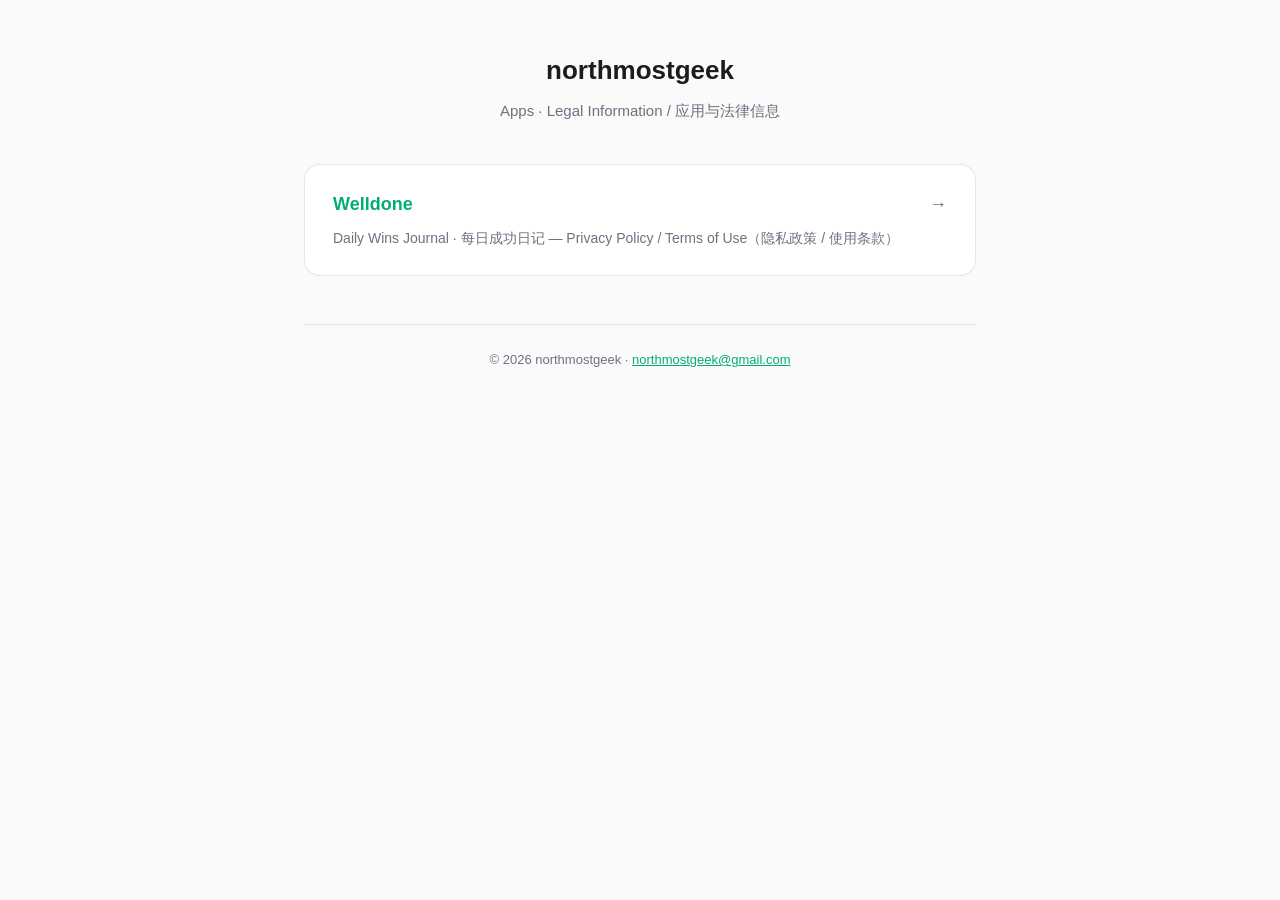
<file: index.html>
<!doctype html>
<html lang="zh">
  <head>
    <meta charset="UTF-8" />
    <meta name="viewport" content="width=device-width, initial-scale=1" />
    <title>northmostgeek · Apps</title>
    <meta
      name="description"
      content="northmostgeek 的独立应用，以及各应用的隐私政策与使用条款（支持中文 / English / 日本語）。"
    />
    <link rel="canonical" href="https://northmostgeek.github.io/" />
    <link rel="icon" href="/assets/img/welldone-icon.png" type="image/png" />
    <meta name="robots" content="index, follow" />
    <meta property="og:type" content="website" />
    <meta property="og:site_name" content="northmostgeek" />
    <meta property="og:title" content="northmostgeek · Apps" />
    <meta
      property="og:description"
      content="northmostgeek 的独立应用，以及各应用的隐私政策与使用条款。"
    />
    <meta property="og:url" content="https://northmostgeek.github.io/" />
    <link rel="stylesheet" href="/assets/css/base.css" />
  </head>
  <body>
    <div class="container">
      <header>
        <h1>northmostgeek</h1>
        <p class="subtitle">Apps · Legal Information / 应用与法律信息</p>
      </header>

      <!-- 新增应用：复制这一段，改 href / 标题 / 描述即可 -->
      <a class="card" href="./apps/welldone/">
        <h2>Welldone <span class="arrow">→</span></h2>
        <p>Daily Wins Journal · 每日成功日记 — Privacy Policy / Terms of Use（隐私政策 / 使用条款）</p>
      </a>

      <footer>
        <p>© 2026 northmostgeek · <a href="mailto:northmostgeek@gmail.com">northmostgeek@gmail.com</a></p>
      </footer>
    </div>
  </body>
</html>
</file>
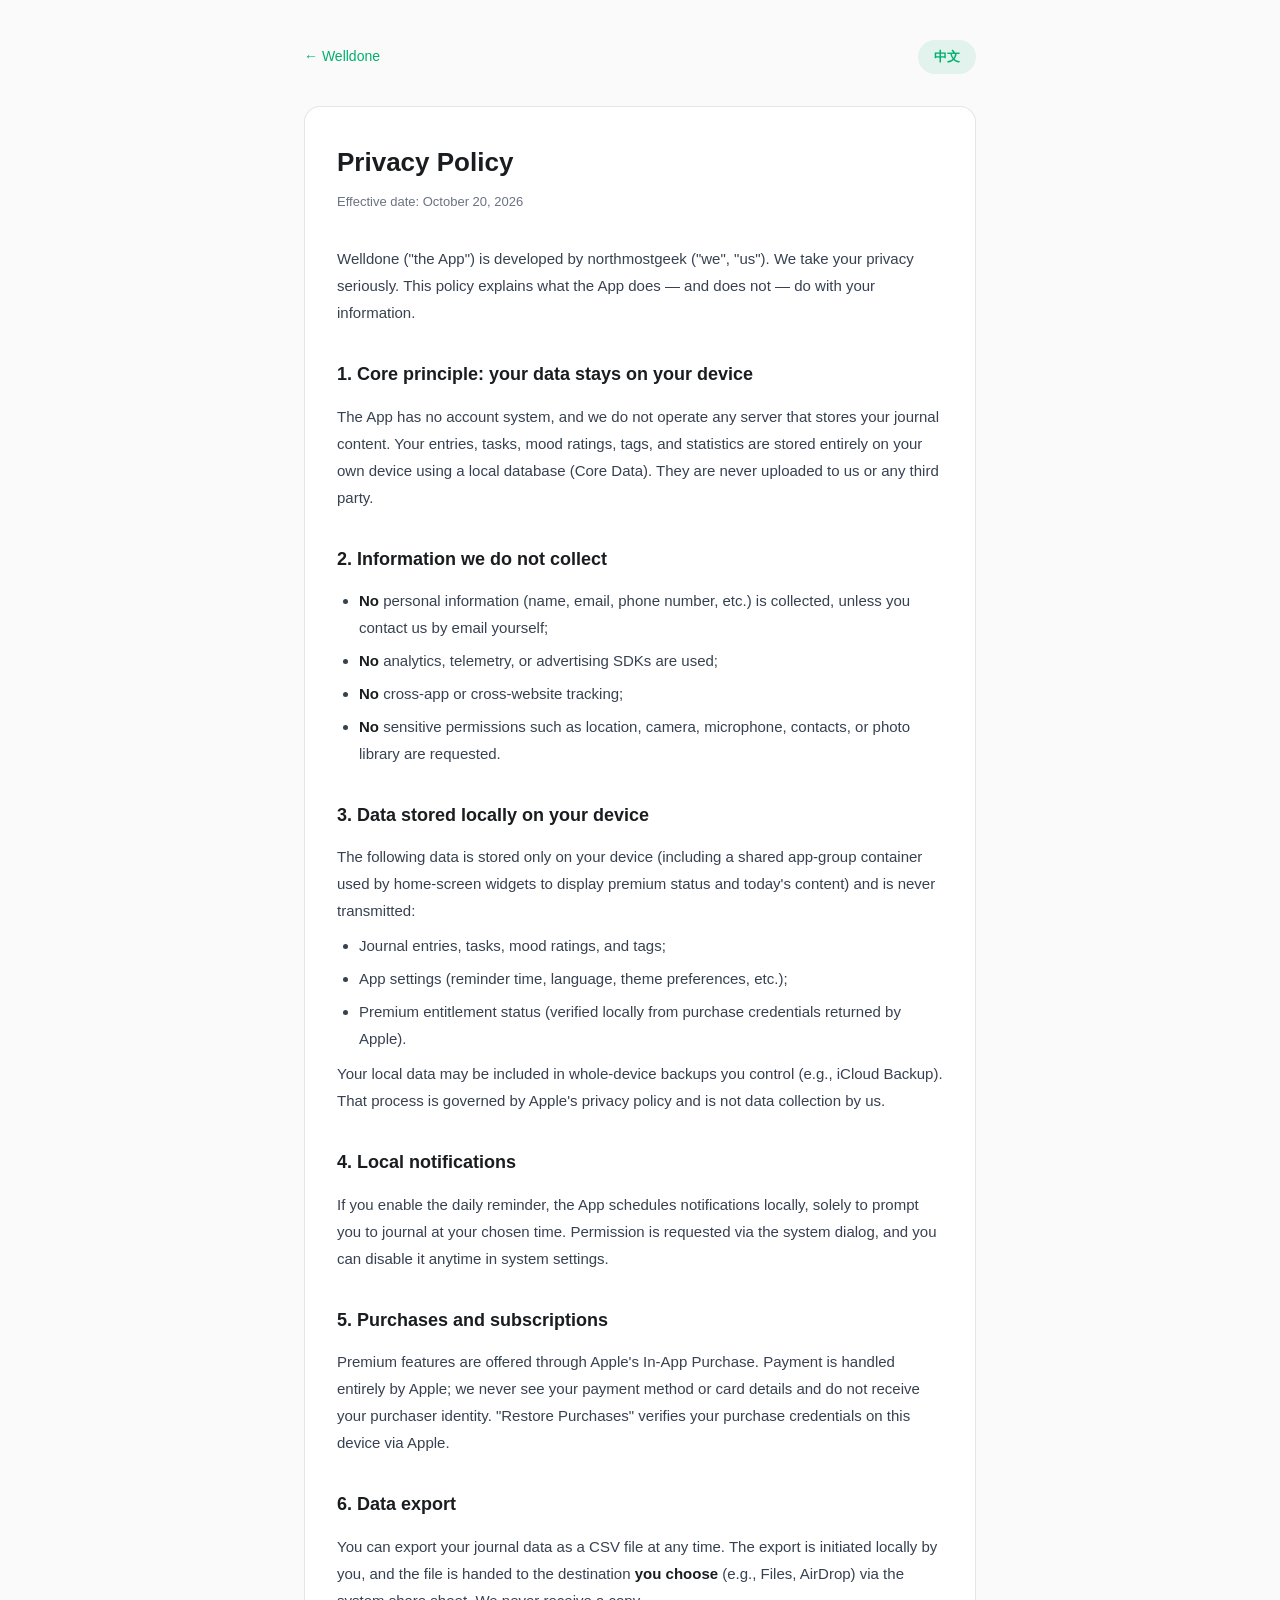
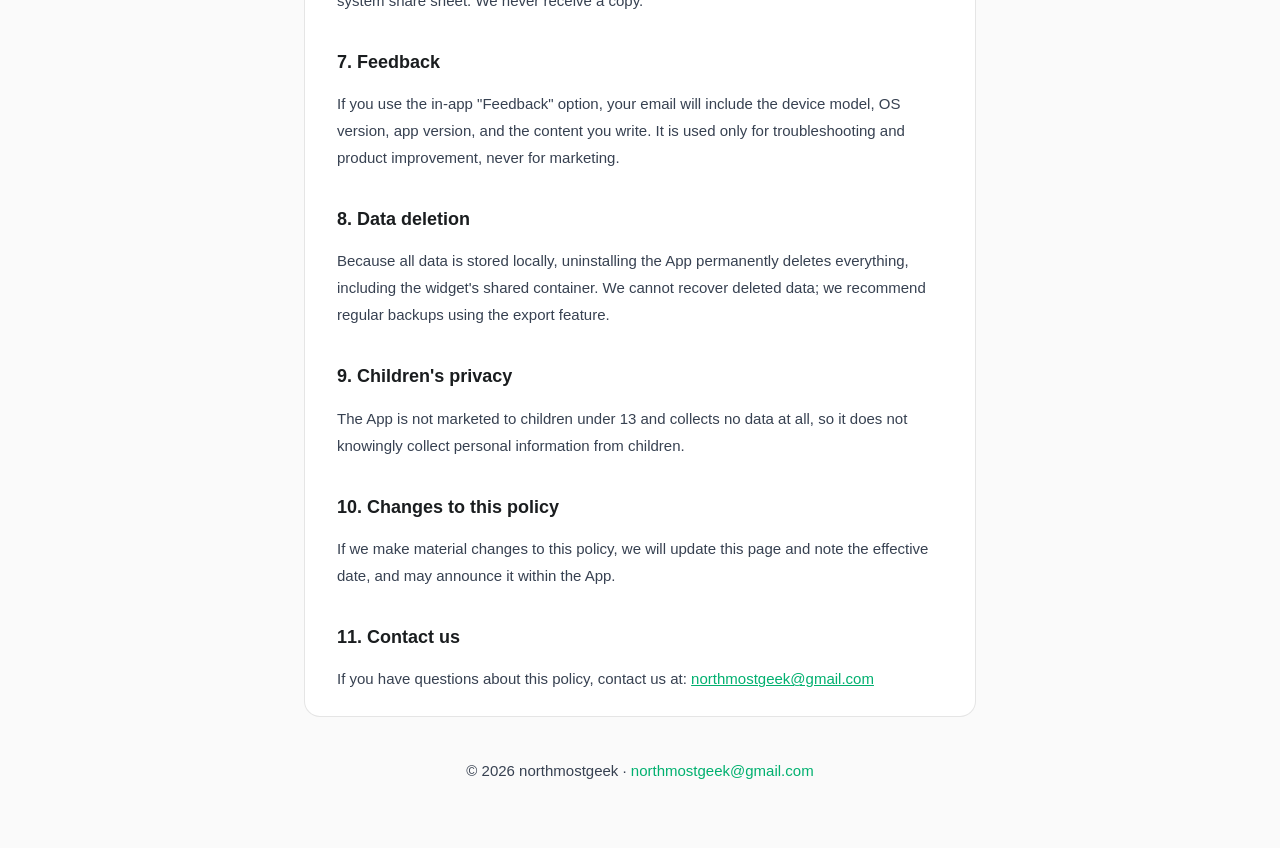
<file: privacy/index.html>
<!DOCTYPE html>
<html lang="zh">
<head>
<meta charset="UTF-8">
<meta name="viewport" content="width=device-width, initial-scale=1">
<title>Privacy Policy · 隐私政策 — Welldone</title>
<meta name="robots" content="index, follow">
<style>
  :root {
    --accent: #01B06F;
    --accent-soft: rgba(1, 176, 111, 0.1);
    --text: #1a1d1f;
    --text-secondary: #6b7280;
    --border: rgba(0, 0, 0, 0.1);
  }
  * { margin: 0; padding: 0; box-sizing: border-box; }
  body {
    font-family: -apple-system, BlinkMacSystemFont, "PingFang SC", "Helvetica Neue", "Segoe UI", Arial, sans-serif;
    color: var(--text); background: #fafafa; line-height: 1.8;
    -webkit-font-smoothing: antialiased;
  }
  .container { max-width: 720px; margin: 0 auto; padding: 40px 24px 64px; }
  .topbar { display: flex; align-items: center; justify-content: space-between; margin-bottom: 32px; }
  .back { color: var(--accent); text-decoration: none; font-size: 14px; }
  #langToggle {
    background: var(--accent-soft); color: var(--accent); border: none;
    font-size: 13px; font-weight: 600; padding: 8px 16px; border-radius: 999px; cursor: pointer;
  }
  h1 { font-size: 26px; font-weight: 700; margin-bottom: 4px; }
  .meta { color: var(--text-secondary); font-size: 13px; margin-bottom: 32px; }
  h2 { font-size: 18px; font-weight: 700; margin: 32px 0 12px; }
  p, li { font-size: 15px; color: #374151; }
  ul { padding-left: 22px; margin: 8px 0; }
  li { margin: 6px 0; }
  strong { color: var(--text); }
  .card { background: #fff; border: 1px solid var(--border); border-radius: 16px; padding: 32px 32px 24px; }
  footer { text-align: center; color: var(--text-secondary); font-size: 13px; margin-top: 40px; }
  footer a { color: var(--accent); text-decoration: none; }
  /* 语言切换：默认双语可见，JS 启用后仅显示一种 */
  html.js .lang { display: none; }
  html.js.lang-zh .lang.zh { display: block; }
  html.js.lang-en .lang.en { display: block; }
</style>
</head>
<body>
<div class="container">
  <div class="topbar">
    <a class="back" href="../">← Welldone</a>
    <button id="langToggle" type="button">English</button>
  </div>

  <div class="card">
    <div class="lang zh">
      <h1>隐私政策</h1>
      <p class="meta">生效日期：2026 年 10 月 20 日</p>

      <p>Welldone（"本应用"）由 northmostgeek（"我们"）开发。我们非常重视你的隐私。本政策说明本应用如何处理信息，以及我们不收集哪些信息。</p>

      <h2>1. 核心原则：数据保存在你的设备上</h2>
      <p>本应用不设账号体系，我们不运营任何服务器存储你的日记内容。你记录的成功日记、任务、心情评分、标签与统计数据，全部通过本地数据库（Core Data）保存在你自己的设备上，不会上传给我们或任何第三方。</p>

      <h2>2. 我们不收集的信息</h2>
      <ul>
        <li><strong>不收集</strong>任何个人身份信息（姓名、邮箱、电话等），除非你主动通过邮件联系我们；</li>
        <li><strong>不使用</strong>任何分析、统计或广告 SDK；</li>
        <li><strong>不进行</strong>任何跨应用或跨网站跟踪；</li>
        <li><strong>不要求</strong>定位、相机、麦克风、通讯录、照片库等敏感权限。</li>
      </ul>

      <h2>3. 保存在设备本地的数据</h2>
      <p>以下数据仅存储在设备本地（含应用群组共享容器，用于在桌面小组件中展示订阅状态与今日内容），不会被传输：</p>
      <ul>
        <li>日记条目、任务、心情评分与标签；</li>
        <li>应用设置（提醒时间、语言、主题偏好等）；</li>
        <li>订阅解锁状态（由 Apple 返回的购买凭证在本设备校验得出）。</li>
      </ul>
      <p>你的本地数据可能随设备整机备份（如 iCloud 备份）由 Apple 保存，该过程受 Apple 隐私政策约束，与本文所述"我们收集数据"无关。</p>

      <h2>4. 本地通知</h2>
      <p>如果你开启每日提醒，本应用会在本地计划通知，仅用于在你设定的时间提醒记录。通知权限通过系统弹窗申请，你随时可在系统设置中关闭。</p>

      <h2>5. 购买与订阅</h2>
      <p>Premium 功能通过 Apple 的应用内购买（In-App Purchase）完成。支付信息由 Apple 处理，我们无法接触你的付款方式或银行卡信息，也不会收到你的购买者身份。恢复购买功能会通过 Apple 在本设备校验你的购买凭证。</p>

      <h2>6. 数据导出</h2>
      <p>你可以随时将日记数据导出为 CSV 文件。导出完全由你在本地发起，文件通过系统分享面板交给<strong>你选择</strong>的目标（如文件 App、隔空投送）。我们不会获取导出副本。</p>

      <h2>7. 意见反馈</h2>
      <p>如果你通过应用内"意见反馈"发送邮件，邮件将包含设备型号、系统版本、应用版本以及你填写的内容，仅用于问题排查与改进产品，不会用于营销。</p>

      <h2>8. 数据删除</h2>
      <p>由于所有数据均存储在本地，卸载本应用即彻底删除全部数据（包括小组件共享容器）。我们无法也无法恢复任何已删除数据，建议定期使用导出功能备份。</p>

      <h2>9. 儿童隐私</h2>
      <p>本应用不面向 13 岁以下儿童进行营销，且不收集任何数据，因此不会明知而收集儿童的个人信息。</p>

      <h2>10. 政策变更</h2>
      <p>如本政策发生重大变更，我们会在应用内或本页面更新并注明生效日期。</p>

      <h2>11. 联系我们</h2>
      <p>如对本政策有任何疑问，请联系：<a href="mailto:northmostgeek@gmail.com" style="color:var(--accent)">northmostgeek@gmail.com</a></p>
    </div>

    <div class="lang en">
      <h1>Privacy Policy</h1>
      <p class="meta">Effective date: October 20, 2026</p>

      <p>Welldone ("the App") is developed by northmostgeek ("we", "us"). We take your privacy seriously. This policy explains what the App does — and does not — do with your information.</p>

      <h2>1. Core principle: your data stays on your device</h2>
      <p>The App has no account system, and we do not operate any server that stores your journal content. Your entries, tasks, mood ratings, tags, and statistics are stored entirely on your own device using a local database (Core Data). They are never uploaded to us or any third party.</p>

      <h2>2. Information we do not collect</h2>
      <ul>
        <li><strong>No</strong> personal information (name, email, phone number, etc.) is collected, unless you contact us by email yourself;</li>
        <li><strong>No</strong> analytics, telemetry, or advertising SDKs are used;</li>
        <li><strong>No</strong> cross-app or cross-website tracking;</li>
        <li><strong>No</strong> sensitive permissions such as location, camera, microphone, contacts, or photo library are requested.</li>
      </ul>

      <h2>3. Data stored locally on your device</h2>
      <p>The following data is stored only on your device (including a shared app-group container used by home-screen widgets to display premium status and today's content) and is never transmitted:</p>
      <ul>
        <li>Journal entries, tasks, mood ratings, and tags;</li>
        <li>App settings (reminder time, language, theme preferences, etc.);</li>
        <li>Premium entitlement status (verified locally from purchase credentials returned by Apple).</li>
      </ul>
      <p>Your local data may be included in whole-device backups you control (e.g., iCloud Backup). That process is governed by Apple's privacy policy and is not data collection by us.</p>

      <h2>4. Local notifications</h2>
      <p>If you enable the daily reminder, the App schedules notifications locally, solely to prompt you to journal at your chosen time. Permission is requested via the system dialog, and you can disable it anytime in system settings.</p>

      <h2>5. Purchases and subscriptions</h2>
      <p>Premium features are offered through Apple's In-App Purchase. Payment is handled entirely by Apple; we never see your payment method or card details and do not receive your purchaser identity. "Restore Purchases" verifies your purchase credentials on this device via Apple.</p>

      <h2>6. Data export</h2>
      <p>You can export your journal data as a CSV file at any time. The export is initiated locally by you, and the file is handed to the destination <strong>you choose</strong> (e.g., Files, AirDrop) via the system share sheet. We never receive a copy.</p>

      <h2>7. Feedback</h2>
      <p>If you use the in-app "Feedback" option, your email will include the device model, OS version, app version, and the content you write. It is used only for troubleshooting and product improvement, never for marketing.</p>

      <h2>8. Data deletion</h2>
      <p>Because all data is stored locally, uninstalling the App permanently deletes everything, including the widget's shared container. We cannot recover deleted data; we recommend regular backups using the export feature.</p>

      <h2>9. Children's privacy</h2>
      <p>The App is not marketed to children under 13 and collects no data at all, so it does not knowingly collect personal information from children.</p>

      <h2>10. Changes to this policy</h2>
      <p>If we make material changes to this policy, we will update this page and note the effective date, and may announce it within the App.</p>

      <h2>11. Contact us</h2>
      <p>If you have questions about this policy, contact us at: <a href="mailto:northmostgeek@gmail.com" style="color:var(--accent)">northmostgeek@gmail.com</a></p>
    </div>
  </div>

  <footer>
    <p>© 2026 northmostgeek · <a href="mailto:northmostgeek@gmail.com">northmostgeek@gmail.com</a></p>
  </footer>
</div>

<script>
  document.documentElement.classList.add('js');
  function setLang(l) {
    document.documentElement.classList.remove('lang-zh', 'lang-en');
    document.documentElement.classList.add('lang-' + l);
    document.getElementById('langToggle').textContent = (l === 'zh') ? 'English' : '中文';
  }
  var initial = (navigator.language || 'en').toLowerCase().indexOf('zh') === 0 ? 'zh' : 'en';
  setLang(initial);
  document.getElementById('langToggle').addEventListener('click', function () {
    var nowEn = document.documentElement.classList.contains('lang-zh');
    setLang(nowEn ? 'en' : 'zh');
  });
</script>
</body>
</html>
</file>
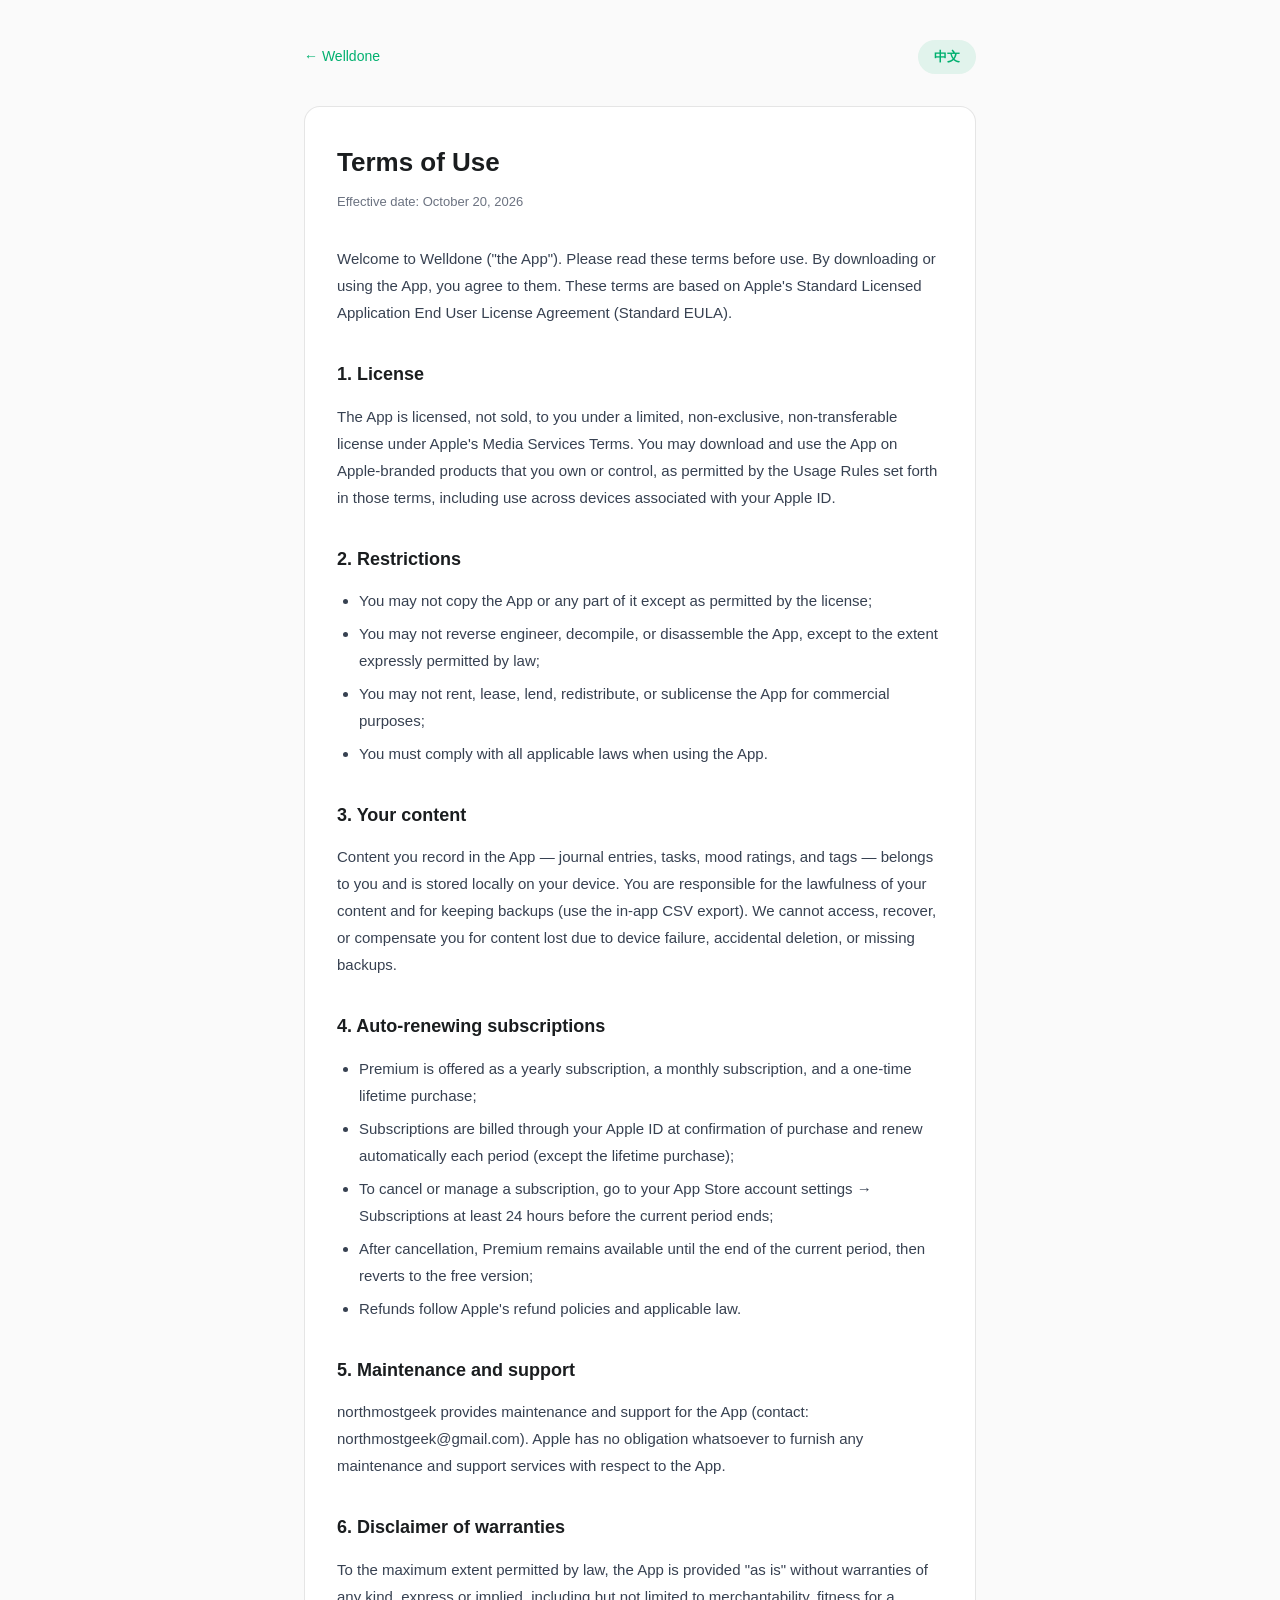
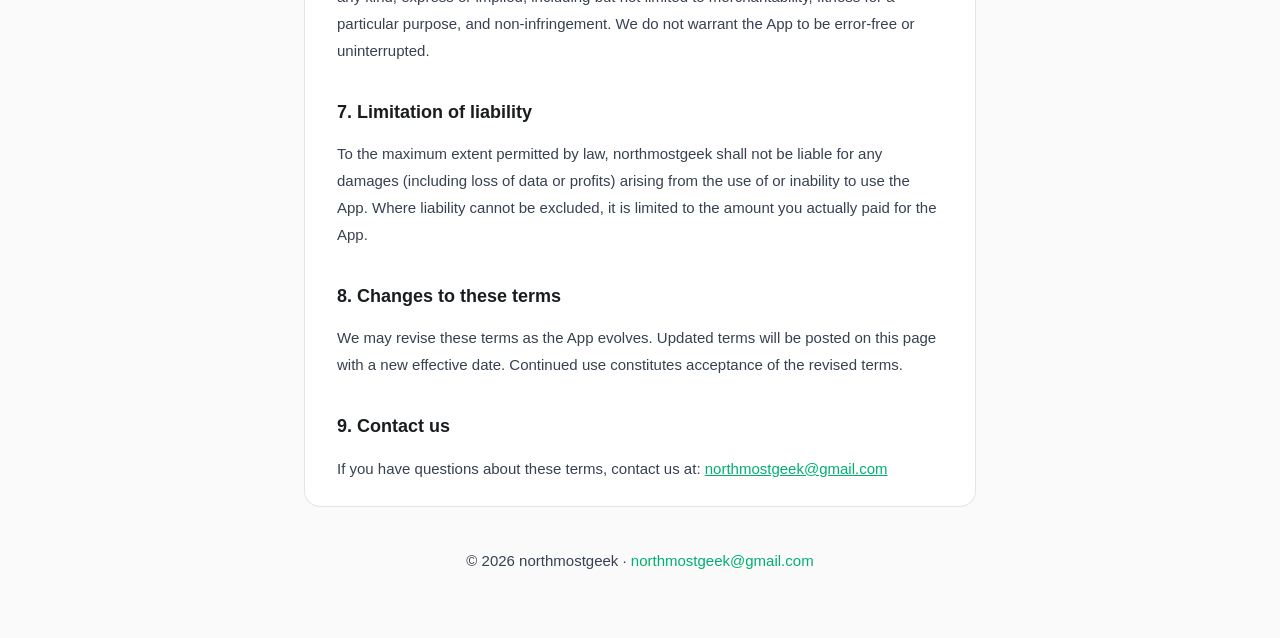
<file: terms/index.html>
<!DOCTYPE html>
<html lang="zh">
<head>
<meta charset="UTF-8">
<meta name="viewport" content="width=device-width, initial-scale=1">
<title>Terms of Use · 使用条款 — Welldone</title>
<meta name="robots" content="index, follow">
<style>
  :root {
    --accent: #01B06F;
    --accent-soft: rgba(1, 176, 111, 0.1);
    --text: #1a1d1f;
    --text-secondary: #6b7280;
    --border: rgba(0, 0, 0, 0.1);
  }
  * { margin: 0; padding: 0; box-sizing: border-box; }
  body {
    font-family: -apple-system, BlinkMacSystemFont, "PingFang SC", "Helvetica Neue", "Segoe UI", Arial, sans-serif;
    color: var(--text); background: #fafafa; line-height: 1.8;
    -webkit-font-smoothing: antialiased;
  }
  .container { max-width: 720px; margin: 0 auto; padding: 40px 24px 64px; }
  .topbar { display: flex; align-items: center; justify-content: space-between; margin-bottom: 32px; }
  .back { color: var(--accent); text-decoration: none; font-size: 14px; }
  #langToggle {
    background: var(--accent-soft); color: var(--accent); border: none;
    font-size: 13px; font-weight: 600; padding: 8px 16px; border-radius: 999px; cursor: pointer;
  }
  h1 { font-size: 26px; font-weight: 700; margin-bottom: 4px; }
  .meta { color: var(--text-secondary); font-size: 13px; margin-bottom: 32px; }
  h2 { font-size: 18px; font-weight: 700; margin: 32px 0 12px; }
  p, li { font-size: 15px; color: #374151; }
  ul { padding-left: 22px; margin: 8px 0; }
  li { margin: 6px 0; }
  strong { color: var(--text); }
  .card { background: #fff; border: 1px solid var(--border); border-radius: 16px; padding: 32px 32px 24px; }
  footer { text-align: center; color: var(--text-secondary); font-size: 13px; margin-top: 40px; }
  footer a { color: var(--accent); text-decoration: none; }
  html.js .lang { display: none; }
  html.js.lang-zh .lang.zh { display: block; }
  html.js.lang-en .lang.en { display: block; }
</style>
</head>
<body>
<div class="container">
  <div class="topbar">
    <a class="back" href="../">← Welldone</a>
    <button id="langToggle" type="button">English</button>
  </div>

  <div class="card">
    <div class="lang zh">
      <h1>使用条款</h1>
      <p class="meta">生效日期：2026 年 10 月 20 日</p>

      <p>欢迎使用 Welldone（"本应用"）。请在使用前阅读本条款。下载或使用本应用即表示你同意本条款。本条款基于 Apple《标准最终用户许可协议》（Standard EULA）制定。</p>

      <h2>1. 许可</h2>
      <p>本应用根据 App Store 媒体服务条款授予你有限的、非独占的、不可转让的许可，你可以在你拥有或控制的 Apple 品牌设备上下载并使用本应用（受《媒体服务条款》"使用规则"约束）。你的 Apple ID 关联的多台设备均可使用。</p>

      <h2>2. 使用限制</h2>
      <ul>
        <li>除许可允许外，不得复制本应用或其任何部分；</li>
        <li>不得对本应用进行逆向工程、反编译或反汇编（法律明文允许的除外）；</li>
        <li>不得将本应用用于商业分销、出租、租赁或转许可；</li>
        <li>应遵守所有适用法律使用本应用。</li>
      </ul>

      <h2>3. 你的内容</h2>
      <p>你通过本应用记录的日记、任务、心情与标签等内容归你所有，仅保存在你的设备本地。你对自己内容的合法性负责，并应自行妥善备份（可使用应用内 CSV 导出功能）。我们无法接触、恢复或赔偿因设备故障、误删或未备份导致的内容丢失。</p>

      <h2>4. 自动续期订阅</h2>
      <ul>
        <li>Premium 提供按年订阅、按月订阅与一次性买断三种形式；</li>
        <li>订阅将通过你的 Apple ID 账户在确认购买时付款，并按所选周期自动续期（买断除外）；</li>
        <li>如需取消或管理订阅，请在当前周期结束前至少 24 小时，前往 App Store「账户设置」中的「订阅」操作；</li>
        <li>取消后，Premium 功能将持续到当前周期结束，之后恢复为免费版状态；</li>
        <li>退款按 Apple 的退款政策与适用法律执行。</li>
      </ul>

      <h2>5. 维护与支持</h2>
      <p>本应用的维护与支持由 northmostgeek 提供（联系邮箱：northmostgeek@gmail.com）。Apple 对本应用的维护与支持没有任何义务。</p>

      <h2>6. 免责声明</h2>
      <p>在适用法律允许的最大范围内，本应用按"现状"提供，不附带任何明示或默示的保证，包括但不限于适销性、特定用途适用性与不侵权的保证。我们不保证应用完全无错误或不中断。</p>

      <h2>7. 责任限制</h2>
      <p>在适用法律允许的最大范围内，对于因使用或无法使用本应用导致的任何损失（包括数据丢失、利润损失等），northmostgeek 不承担责任。若法律不允许排除某些责任，则责任上限不超过你为本应用支付的实际金额。</p>

      <h2>8. 条款变更</h2>
      <p>我们可能随应用更新修改本条款，修改后将在本页面发布并更新生效日期。继续使用即表示接受修改后的条款。</p>

      <h2>9. 联系我们</h2>
      <p>如对本条款有任何疑问，请联系：<a href="mailto:northmostgeek@gmail.com" style="color:var(--accent)">northmostgeek@gmail.com</a></p>
    </div>

    <div class="lang en">
      <h1>Terms of Use</h1>
      <p class="meta">Effective date: October 20, 2026</p>

      <p>Welcome to Welldone ("the App"). Please read these terms before use. By downloading or using the App, you agree to them. These terms are based on Apple's Standard Licensed Application End User License Agreement (Standard EULA).</p>

      <h2>1. License</h2>
      <p>The App is licensed, not sold, to you under a limited, non-exclusive, non-transferable license under Apple's Media Services Terms. You may download and use the App on Apple-branded products that you own or control, as permitted by the Usage Rules set forth in those terms, including use across devices associated with your Apple ID.</p>

      <h2>2. Restrictions</h2>
      <ul>
        <li>You may not copy the App or any part of it except as permitted by the license;</li>
        <li>You may not reverse engineer, decompile, or disassemble the App, except to the extent expressly permitted by law;</li>
        <li>You may not rent, lease, lend, redistribute, or sublicense the App for commercial purposes;</li>
        <li>You must comply with all applicable laws when using the App.</li>
      </ul>

      <h2>3. Your content</h2>
      <p>Content you record in the App — journal entries, tasks, mood ratings, and tags — belongs to you and is stored locally on your device. You are responsible for the lawfulness of your content and for keeping backups (use the in-app CSV export). We cannot access, recover, or compensate you for content lost due to device failure, accidental deletion, or missing backups.</p>

      <h2>4. Auto-renewing subscriptions</h2>
      <ul>
        <li>Premium is offered as a yearly subscription, a monthly subscription, and a one-time lifetime purchase;</li>
        <li>Subscriptions are billed through your Apple ID at confirmation of purchase and renew automatically each period (except the lifetime purchase);</li>
        <li>To cancel or manage a subscription, go to your App Store account settings → Subscriptions at least 24 hours before the current period ends;</li>
        <li>After cancellation, Premium remains available until the end of the current period, then reverts to the free version;</li>
        <li>Refunds follow Apple's refund policies and applicable law.</li>
      </ul>

      <h2>5. Maintenance and support</h2>
      <p>northmostgeek provides maintenance and support for the App (contact: northmostgeek@gmail.com). Apple has no obligation whatsoever to furnish any maintenance and support services with respect to the App.</p>

      <h2>6. Disclaimer of warranties</h2>
      <p>To the maximum extent permitted by law, the App is provided "as is" without warranties of any kind, express or implied, including but not limited to merchantability, fitness for a particular purpose, and non-infringement. We do not warrant the App to be error-free or uninterrupted.</p>

      <h2>7. Limitation of liability</h2>
      <p>To the maximum extent permitted by law, northmostgeek shall not be liable for any damages (including loss of data or profits) arising from the use of or inability to use the App. Where liability cannot be excluded, it is limited to the amount you actually paid for the App.</p>

      <h2>8. Changes to these terms</h2>
      <p>We may revise these terms as the App evolves. Updated terms will be posted on this page with a new effective date. Continued use constitutes acceptance of the revised terms.</p>

      <h2>9. Contact us</h2>
      <p>If you have questions about these terms, contact us at: <a href="mailto:northmostgeek@gmail.com" style="color:var(--accent)">northmostgeek@gmail.com</a></p>
    </div>
  </div>

  <footer>
    <p>© 2026 northmostgeek · <a href="mailto:northmostgeek@gmail.com">northmostgeek@gmail.com</a></p>
  </footer>
</div>

<script>
  document.documentElement.classList.add('js');
  function setLang(l) {
    document.documentElement.classList.remove('lang-zh', 'lang-en');
    document.documentElement.classList.add('lang-' + l);
    document.getElementById('langToggle').textContent = (l === 'zh') ? 'English' : '中文';
  }
  var initial = (navigator.language || 'en').toLowerCase().indexOf('zh') === 0 ? 'zh' : 'en';
  setLang(initial);
  document.getElementById('langToggle').addEventListener('click', function () {
    var nowEn = document.documentElement.classList.contains('lang-zh');
    setLang(nowEn ? 'en' : 'zh');
  });
</script>
</body>
</html>
</file>
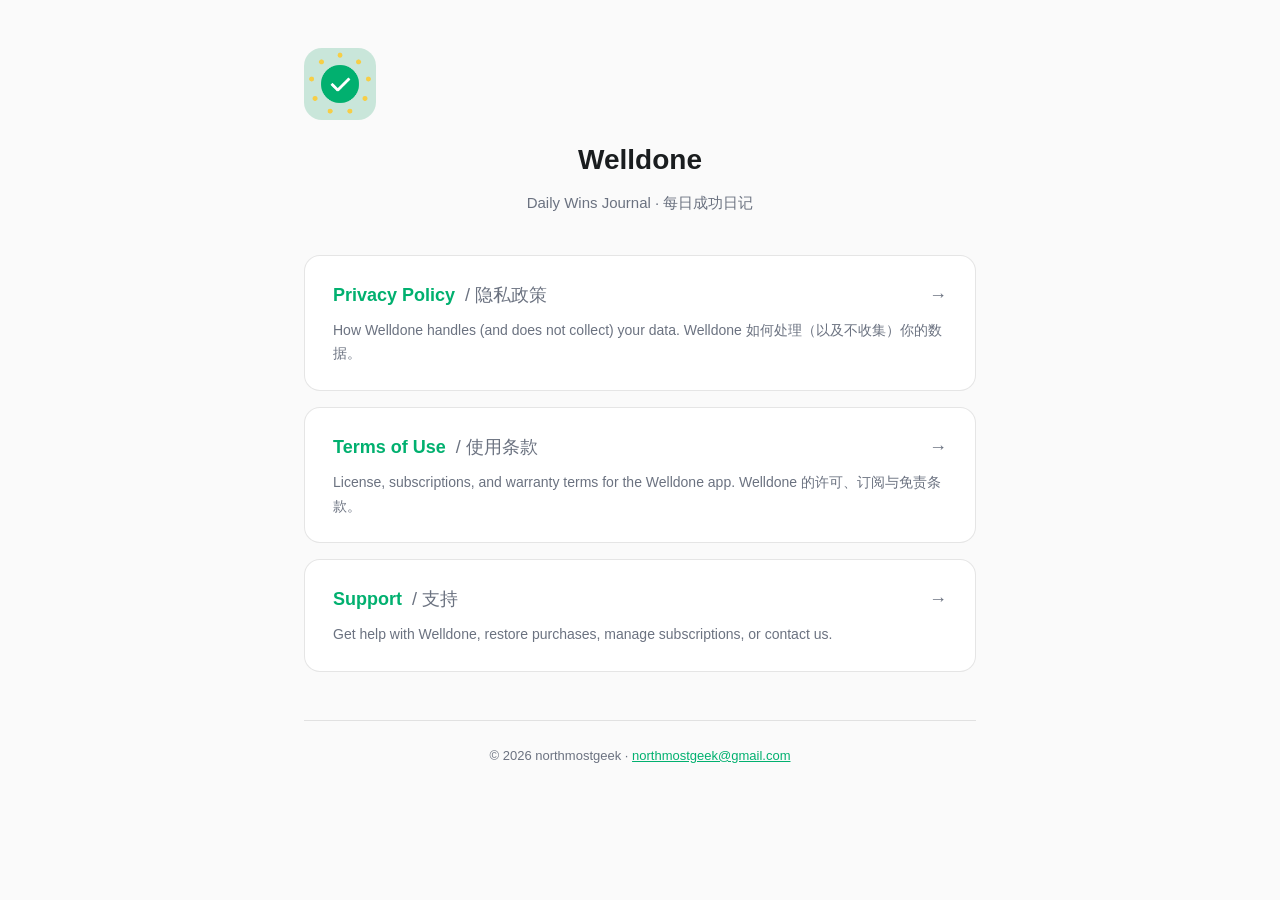
<file: apps/welldone/index.html>
<!doctype html>
<html lang="zh" class="app-welldone">
  <head>
    <meta charset="UTF-8" />
    <meta name="viewport" content="width=device-width, initial-scale=1" />
    <title>Welldone · Legal / 法律信息</title>
    <meta
      name="description"
      content="Welldone（每日成功日记）的隐私政策与使用条款，支持中文 / English / 日本語。"
    />
    <link rel="canonical" href="https://northmostgeek.github.io/apps/welldone/" />
    <link rel="icon" href="/assets/img/welldone-icon.png" type="image/png" />
    <meta name="robots" content="index, follow" />
    <meta property="og:type" content="website" />
    <meta property="og:site_name" content="northmostgeek" />
    <meta property="og:title" content="Welldone · Legal / 法律信息" />
    <meta
      property="og:description"
      content="Welldone（每日成功日记）的隐私政策与使用条款。"
    />
    <meta property="og:url" content="https://northmostgeek.github.io/apps/welldone/" />
    <link rel="stylesheet" href="/assets/css/base.css" />
  </head>
  <body>
    <div class="container">
      <header>
        <img class="app-icon" src="/assets/img/welldone-icon.png" alt="Welldone app icon" />
        <h1 class="app-name">Welldone</h1>
        <p class="subtitle">Daily Wins Journal · 每日成功日记</p>
      </header>

      <a class="card" href="./privacy/">
        <h2>
          Privacy Policy <span class="hint">/ 隐私政策</span>
          <span class="arrow">→</span>
        </h2>
        <p>How Welldone handles (and does not collect) your data. Welldone 如何处理（以及不收集）你的数据。</p>
      </a>

      <a class="card" href="./terms/">
        <h2>
          Terms of Use <span class="hint">/ 使用条款</span>
          <span class="arrow">→</span>
        </h2>
        <p>License, subscriptions, and warranty terms for the Welldone app. Welldone 的许可、订阅与免责条款。</p>
      </a>

      <a class="card" href="./support/">
        <h2>
          Support <span class="hint">/ 支持</span>
          <span class="arrow">→</span>
        </h2>
        <p>Get help with Welldone, restore purchases, manage subscriptions, or contact us.</p>
      </a>

      <footer>
        <p>© 2026 northmostgeek · <a href="mailto:northmostgeek@gmail.com">northmostgeek@gmail.com</a></p>
      </footer>
    </div>
  </body>
</html>
</file>
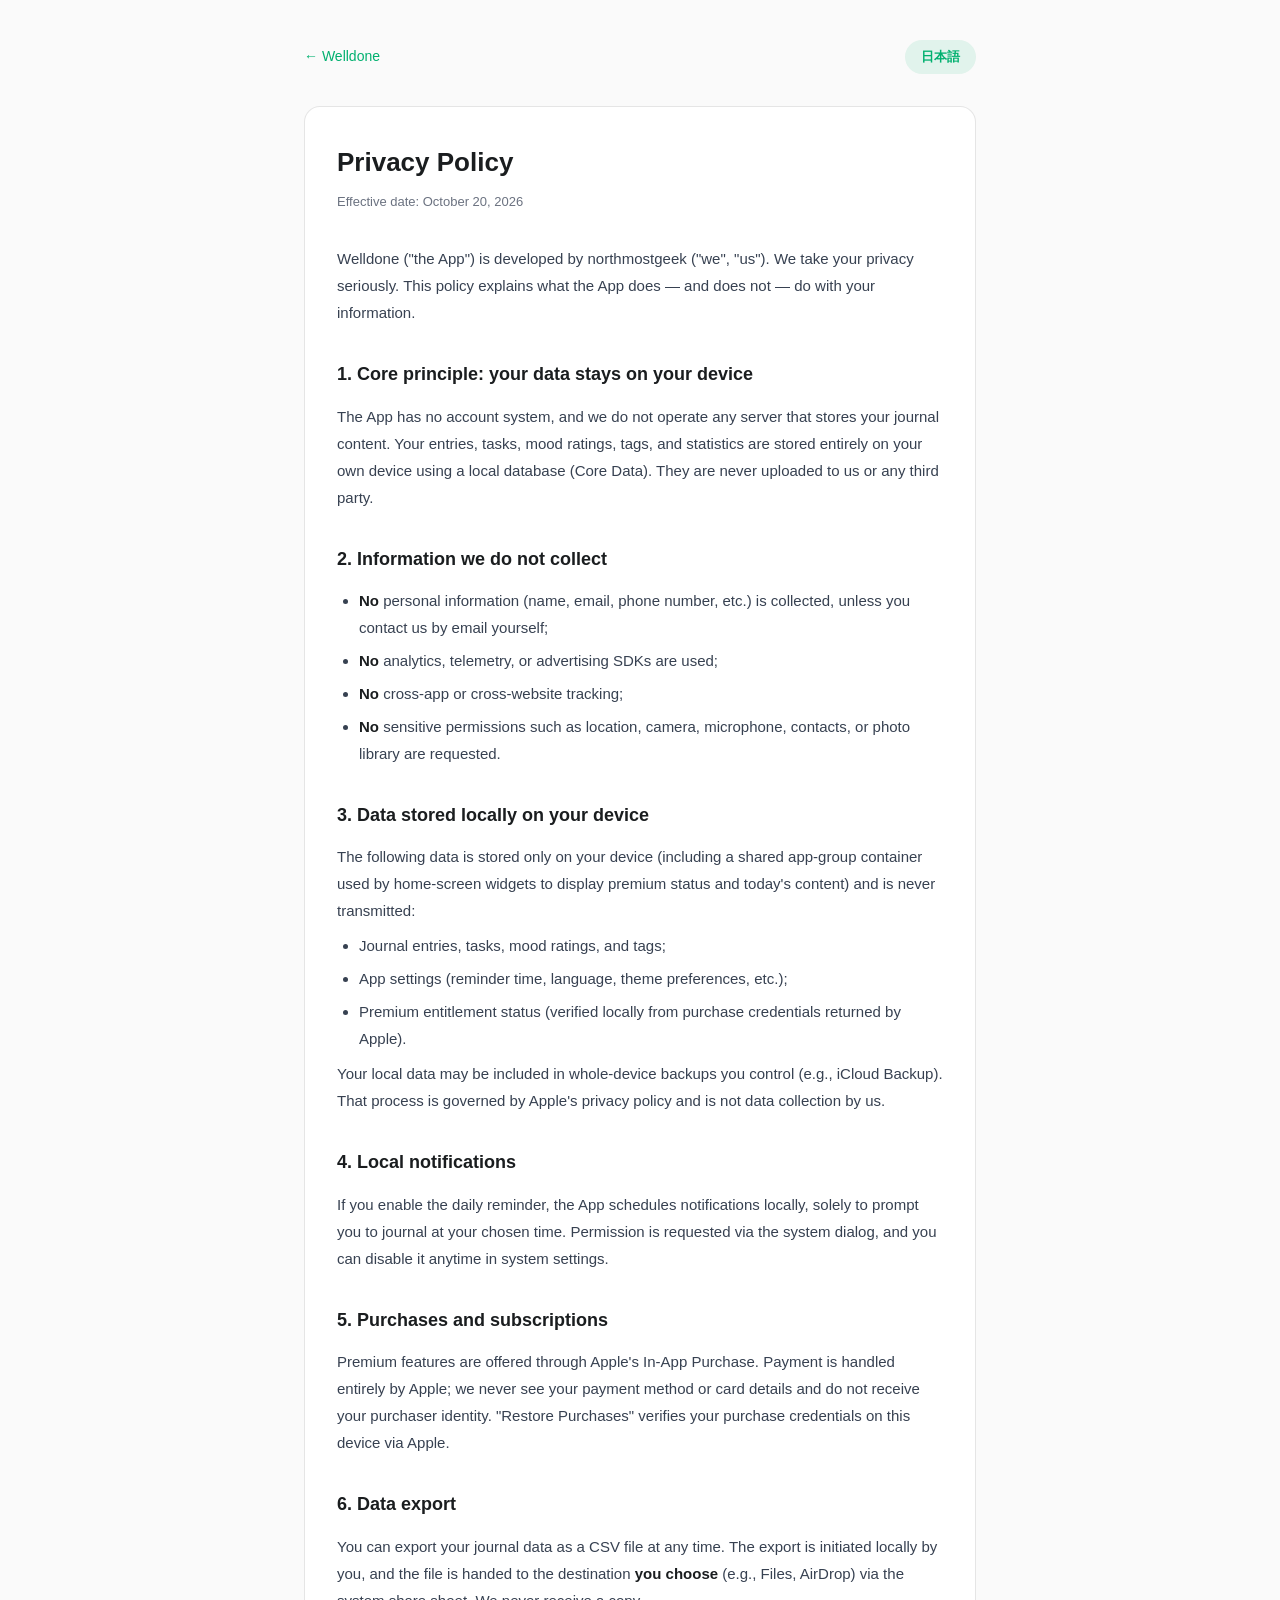
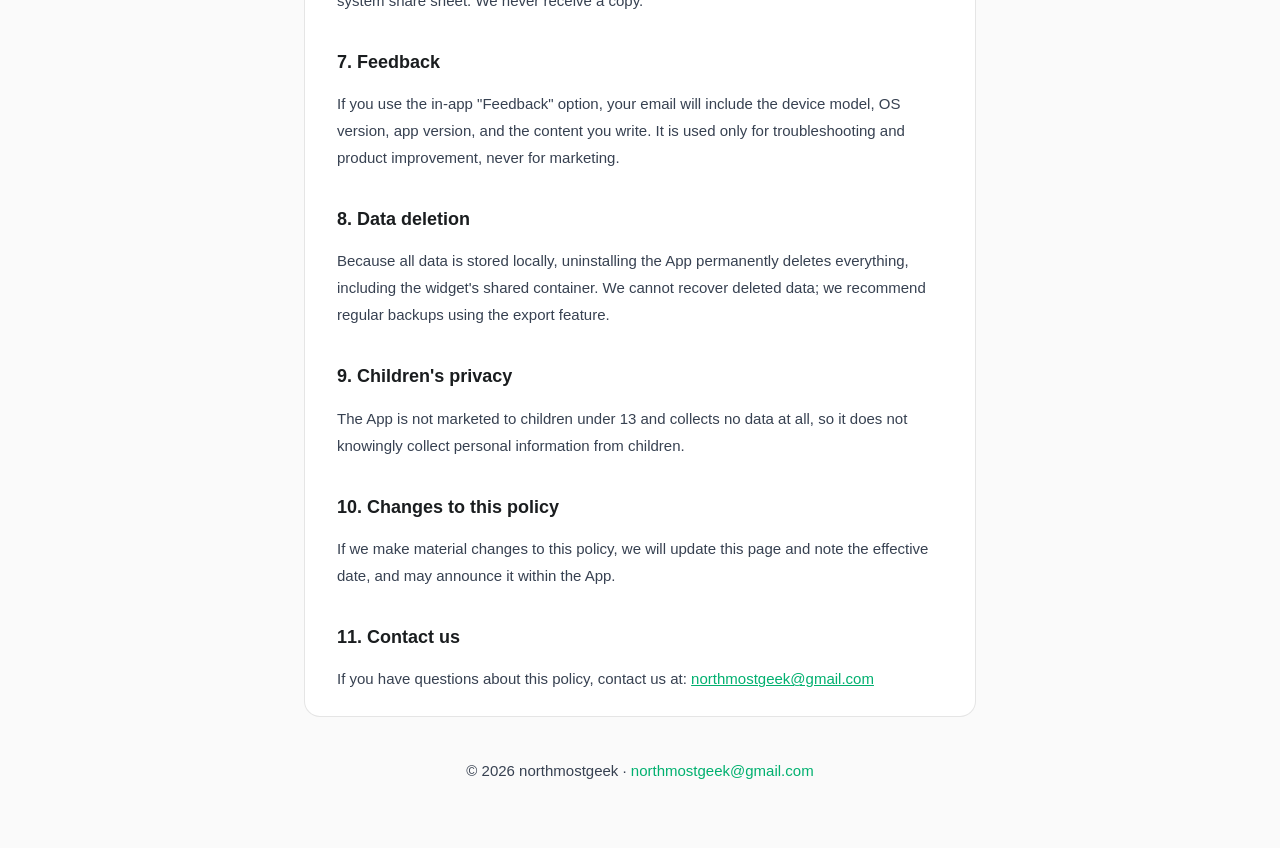
<file: welldone/privacy/index.html>
<!doctype html>
<html lang="zh">
  <head>
    <meta charset="UTF-8" />
    <meta name="viewport" content="width=device-width, initial-scale=1" />
    <title>Privacy Policy · 隐私政策 · プライバシーポリシー — Welldone</title>
    <meta name="robots" content="index, follow" />
    <style>
      :root {
        --accent: #01b06f;
        --accent-soft: rgba(1, 176, 111, 0.1);
        --text: #1a1d1f;
        --text-secondary: #6b7280;
        --border: rgba(0, 0, 0, 0.1);
      }
      * {
        margin: 0;
        padding: 0;
        box-sizing: border-box;
      }
      body {
        font-family:
          -apple-system, BlinkMacSystemFont, "PingFang SC", "Hiragino Sans",
          "Hiragino Kaku Gothic ProN", "Helvetica Neue", "Segoe UI", Arial,
          sans-serif;
        color: var(--text);
        background: #fafafa;
        line-height: 1.8;
        -webkit-font-smoothing: antialiased;
      }
      .container {
        max-width: 720px;
        margin: 0 auto;
        padding: 40px 24px 64px;
      }
      .topbar {
        display: flex;
        align-items: center;
        justify-content: space-between;
        margin-bottom: 32px;
      }
      .back {
        color: var(--accent);
        text-decoration: none;
        font-size: 14px;
      }
      #langToggle {
        background: var(--accent-soft);
        color: var(--accent);
        border: none;
        font-size: 13px;
        font-weight: 600;
        padding: 8px 16px;
        border-radius: 999px;
        cursor: pointer;
      }
      h1 {
        font-size: 26px;
        font-weight: 700;
        margin-bottom: 4px;
      }
      .meta {
        color: var(--text-secondary);
        font-size: 13px;
        margin-bottom: 32px;
      }
      h2 {
        font-size: 18px;
        font-weight: 700;
        margin: 32px 0 12px;
      }
      p,
      li {
        font-size: 15px;
        color: #374151;
      }
      ul {
        padding-left: 22px;
        margin: 8px 0;
      }
      li {
        margin: 6px 0;
      }
      strong {
        color: var(--text);
      }
      .card {
        background: #fff;
        border: 1px solid var(--border);
        border-radius: 16px;
        padding: 32px 32px 24px;
      }
      footer {
        text-align: center;
        color: var(--text-secondary);
        font-size: 13px;
        margin-top: 40px;
      }
      footer a {
        color: var(--accent);
        text-decoration: none;
      }
      /* 语言切换：默认双语可见，JS 启用后仅显示一种 */
      html.js .lang {
        display: none;
      }
      html.js.lang-zh .lang.zh {
        display: block;
      }
      html.js.lang-en .lang.en {
        display: block;
      }
      html.js.lang-ja .lang.ja {
        display: block;
      }
    </style>
  </head>
  <body>
    <div class="container">
      <div class="topbar">
        <a class="back" href="../">← Welldone</a>
        <button id="langToggle" type="button">English</button>
      </div>

      <div class="card">
        <div class="lang zh">
          <h1>隐私政策</h1>
          <p class="meta">生效日期：2026 年 10 月 20 日</p>

          <p>
            Welldone（"本应用"）由
            northmostgeek（"我们"）开发。我们非常重视你的隐私。本政策说明本应用如何处理信息，以及我们不收集哪些信息。
          </p>

          <h2>1. 核心原则：数据保存在你的设备上</h2>
          <p>
            本应用不设账号体系，我们不运营任何服务器存储你的日记内容。你记录的成功日记、任务、心情评分、标签与统计数据，全部通过本地数据库（Core
            Data）保存在你自己的设备上，不会上传给我们或任何第三方。
          </p>

          <h2>2. 我们不收集的信息</h2>
          <ul>
            <li>
              <strong>不收集</strong
              >任何个人身份信息（姓名、邮箱、电话等），除非你主动通过邮件联系我们；
            </li>
            <li><strong>不使用</strong>任何分析、统计或广告 SDK；</li>
            <li><strong>不进行</strong>任何跨应用或跨网站跟踪；</li>
            <li>
              <strong>不要求</strong
              >定位、相机、麦克风、通讯录、照片库等敏感权限。
            </li>
          </ul>

          <h2>3. 保存在设备本地的数据</h2>
          <p>
            以下数据仅存储在设备本地（含应用群组共享容器，用于在桌面小组件中展示订阅状态与今日内容），不会被传输：
          </p>
          <ul>
            <li>日记条目、任务、心情评分与标签；</li>
            <li>应用设置（提醒时间、语言、主题偏好等）；</li>
            <li>订阅解锁状态（由 Apple 返回的购买凭证在本设备校验得出）。</li>
          </ul>
          <p>
            你的本地数据可能随设备整机备份（如 iCloud 备份）由 Apple
            保存，该过程受 Apple 隐私政策约束，与本文所述"我们收集数据"无关。
          </p>

          <h2>4. 本地通知</h2>
          <p>
            如果你开启每日提醒，本应用会在本地计划通知，仅用于在你设定的时间提醒记录。通知权限通过系统弹窗申请，你随时可在系统设置中关闭。
          </p>

          <h2>5. 购买与订阅</h2>
          <p>
            Premium 功能通过 Apple 的应用内购买（In-App
            Purchase）完成。支付信息由 Apple
            处理，我们无法接触你的付款方式或银行卡信息，也不会收到你的购买者身份。恢复购买功能会通过
            Apple 在本设备校验你的购买凭证。
          </p>

          <h2>6. 数据导出</h2>
          <p>
            你可以随时将日记数据导出为 CSV
            文件。导出完全由你在本地发起，文件通过系统分享面板交给<strong>你选择</strong>的目标（如文件
            App、隔空投送）。我们不会获取导出副本。
          </p>

          <h2>7. 意见反馈</h2>
          <p>
            如果你通过应用内"意见反馈"发送邮件，邮件将包含设备型号、系统版本、应用版本以及你填写的内容，仅用于问题排查与改进产品，不会用于营销。
          </p>

          <h2>8. 数据删除</h2>
          <p>
            由于所有数据均存储在本地，卸载本应用即彻底删除全部数据（包括小组件共享容器）。我们无法也无法恢复任何已删除数据，建议定期使用导出功能备份。
          </p>

          <h2>9. 儿童隐私</h2>
          <p>
            本应用不面向 13
            岁以下儿童进行营销，且不收集任何数据，因此不会明知而收集儿童的个人信息。
          </p>

          <h2>10. 政策变更</h2>
          <p>
            如本政策发生重大变更，我们会在应用内或本页面更新并注明生效日期。
          </p>

          <h2>11. 联系我们</h2>
          <p>
            如对本政策有任何疑问，请联系：<a
              href="mailto:northmostgeek@gmail.com"
              style="color: var(--accent)"
              >northmostgeek@gmail.com</a
            >
          </p>
        </div>

        <div class="lang en">
          <h1>Privacy Policy</h1>
          <p class="meta">Effective date: October 20, 2026</p>

          <p>
            Welldone ("the App") is developed by northmostgeek ("we", "us"). We
            take your privacy seriously. This policy explains what the App does
            — and does not — do with your information.
          </p>

          <h2>1. Core principle: your data stays on your device</h2>
          <p>
            The App has no account system, and we do not operate any server that
            stores your journal content. Your entries, tasks, mood ratings,
            tags, and statistics are stored entirely on your own device using a
            local database (Core Data). They are never uploaded to us or any
            third party.
          </p>

          <h2>2. Information we do not collect</h2>
          <ul>
            <li>
              <strong>No</strong> personal information (name, email, phone
              number, etc.) is collected, unless you contact us by email
              yourself;
            </li>
            <li>
              <strong>No</strong> analytics, telemetry, or advertising SDKs are
              used;
            </li>
            <li><strong>No</strong> cross-app or cross-website tracking;</li>
            <li>
              <strong>No</strong> sensitive permissions such as location,
              camera, microphone, contacts, or photo library are requested.
            </li>
          </ul>

          <h2>3. Data stored locally on your device</h2>
          <p>
            The following data is stored only on your device (including a shared
            app-group container used by home-screen widgets to display premium
            status and today's content) and is never transmitted:
          </p>
          <ul>
            <li>Journal entries, tasks, mood ratings, and tags;</li>
            <li>
              App settings (reminder time, language, theme preferences, etc.);
            </li>
            <li>
              Premium entitlement status (verified locally from purchase
              credentials returned by Apple).
            </li>
          </ul>
          <p>
            Your local data may be included in whole-device backups you control
            (e.g., iCloud Backup). That process is governed by Apple's privacy
            policy and is not data collection by us.
          </p>

          <h2>4. Local notifications</h2>
          <p>
            If you enable the daily reminder, the App schedules notifications
            locally, solely to prompt you to journal at your chosen time.
            Permission is requested via the system dialog, and you can disable
            it anytime in system settings.
          </p>

          <h2>5. Purchases and subscriptions</h2>
          <p>
            Premium features are offered through Apple's In-App Purchase.
            Payment is handled entirely by Apple; we never see your payment
            method or card details and do not receive your purchaser identity.
            "Restore Purchases" verifies your purchase credentials on this
            device via Apple.
          </p>

          <h2>6. Data export</h2>
          <p>
            You can export your journal data as a CSV file at any time. The
            export is initiated locally by you, and the file is handed to the
            destination <strong>you choose</strong> (e.g., Files, AirDrop) via
            the system share sheet. We never receive a copy.
          </p>

          <h2>7. Feedback</h2>
          <p>
            If you use the in-app "Feedback" option, your email will include the
            device model, OS version, app version, and the content you write. It
            is used only for troubleshooting and product improvement, never for
            marketing.
          </p>

          <h2>8. Data deletion</h2>
          <p>
            Because all data is stored locally, uninstalling the App permanently
            deletes everything, including the widget's shared container. We
            cannot recover deleted data; we recommend regular backups using the
            export feature.
          </p>

          <h2>9. Children's privacy</h2>
          <p>
            The App is not marketed to children under 13 and collects no data at
            all, so it does not knowingly collect personal information from
            children.
          </p>

          <h2>10. Changes to this policy</h2>
          <p>
            If we make material changes to this policy, we will update this page
            and note the effective date, and may announce it within the App.
          </p>

          <h2>11. Contact us</h2>
          <p>
            If you have questions about this policy, contact us at:
            <a
              href="mailto:northmostgeek@gmail.com"
              style="color: var(--accent)"
              >northmostgeek@gmail.com</a
            >
          </p>
        </div>

        <div class="lang ja">
          <h1>プライバシーポリシー</h1>
          <p class="meta">発効日：2026年10月20日</p>

          <p>
            Welldone（以下「本アプリ」）は、northmostgeek（以下「私たち」）が開発しています。私たちはあなたのプライバシーを大切にしています。本ポリシーでは、本アプリが情報をどのように扱うか、そしてどの情報を収集<strong>しない</strong>のかを説明します。
          </p>

          <h2>1. 基本原則：データはあなたのデバイス上に保存されます</h2>
          <p>
            本アプリにはアカウントシステムがなく、日記の内容を保存するサーバーを運営していません。記録された成功日記、タスク、気分スコア、タグ、統計データは、すべてローカルデータベース（Core
            Data）によってあなたのデバイス上にのみ保存され、私たちや第三者にアップロードされることはありません。
          </p>

          <h2>2. 収集しない情報</h2>
          <ul>
            <li>
              氏名、メールアドレス、電話番号などの個人情報は<strong>収集しません</strong>（あなたご自身がメールでご連絡いただく場合を除く）；
            </li>
            <li>
              分析・テレメトリ・広告SDKは<strong>一切使用しません</strong>；
            </li>
            <li>
              アプリ間・サイト間のトラッキングは<strong>行いません</strong>；
            </li>
            <li>
              位置情報、カメラ、マイク、連絡先、写真ライブラリなどの機密性の高い権限は<strong>要求しません</strong>。
            </li>
          </ul>

          <h2>3. デバイスのローカルに保存されるデータ</h2>
          <p>
            以下のデータは、デバイスのローカルにのみ保存され（ホーム画面ウィジェットでプレミアム状態や今日の内容を表示するために使われるアプリグループの共有コンテナを含みます）、送信されることはありません：
          </p>
          <ul>
            <li>日記エントリ、タスク、気分スコア、タグ；</li>
            <li>アプリ設定（リマインダー時刻、言語、テーマの設定など）；</li>
            <li>
              プレミアムの解錠状態（Appleから返された購入証明をこのデバイス上で検証した結果）。
            </li>
          </ul>
          <p>
            あなたのローカルデータは、あなたが管理するデバイス全体のバックアップ（iCloudバックアップなど）に含まれる場合があります。その過程はAppleのプライバシーポリシーに準拠しており、私たちによるデータ収集ではありません。
          </p>

          <h2>4. ローカル通知</h2>
          <p>
            毎日のリマインダーを有効にすると、本アプリはローカルで通知をスケジュールします。これは、指定した時刻に記録を促すためだけに使われます。通知権限はシステムのダイアログで要求され、システム設定でいつでもオフにできます。
          </p>

          <h2>5. 購入とサブスクリプション</h2>
          <p>
            プレミアム機能は、Appleのアプリ内課金（In-App
            Purchase）を通じて提供されます。支払いはすべてAppleが処理するため、私たちはあなたの支払い方法やカード情報を見ることも、購入者の身元を受け取ることもありません。「購入を復元」は、Appleを通じてこのデバイス上で購入証明を検証します。
          </p>

          <h2>6. データのエクスポート</h2>
          <p>
            日記データは、いつでもCSVファイルとしてエクスポートできます。エクスポートはあなたの操作でローカルで開始され、ファイルはシステムの共有シートを通じて、<strong>あなたが選択した</strong>共有先（「ファイル」やAirDropなど）に渡されます。私たちがコピーを受け取ることはありません。
          </p>

          <h2>7. フィードバック</h2>
          <p>
            アプリ内の「フィードバック」からメールを送信する場合、メールにはデバイスのモデル、OSバージョン、アプリのバージョン、あなたが記入した内容が含まれます。これらは不具合の調査と製品の改善のためだけに使用され、マーケティングには使用しません。
          </p>

          <h2>8. データの削除</h2>
          <p>
            すべてのデータはローカルに保存されているため、本アプリをアンインストールすると、ウィジェットの共有コンテナを含むすべてのデータが完全に削除されます。削除されたデータを私たちが復元することはできないため、エクスポート機能で定期的にバックアップすることをおすすめします。
          </p>

          <h2>9. 子どものプライバシー</h2>
          <p>
            本アプリは13歳未満の子どもに向けたマーケティングを行わず、一切のデータを収集しないため、意図的に子どもの個人情報を収集することはありません。
          </p>

          <h2>10. ポリシーの変更</h2>
          <p>
            本ポリシーに重要な変更がある場合は、アプリ内または本ページで更新し、発効日を明記します。
          </p>

          <h2>11. お問い合わせ</h2>
          <p>
            本ポリシーについてご質問がある場合は、こちらまでご連絡ください：<a
              href="mailto:northmostgeek@gmail.com"
              style="color: var(--accent)"
              >northmostgeek@gmail.com</a
            >
          </p>
        </div>
      </div>

      <footer>
        <p>
          © 2026 northmostgeek ·
          <a href="mailto:northmostgeek@gmail.com">northmostgeek@gmail.com</a>
        </p>
      </footer>
    </div>

    <script>
      document.documentElement.classList.add("js");
      var LANGS = ["zh", "en", "ja"];
      var NEXT_LABEL = { zh: "English", en: "日本語", ja: "中文" };
      function setLang(l) {
        document.documentElement.classList.remove(
          "lang-zh",
          "lang-en",
          "lang-ja",
        );
        document.documentElement.classList.add("lang-" + l);
        document.getElementById("langToggle").textContent = NEXT_LABEL[l];
      }
      function detectLang() {
        var q = new URLSearchParams(location.search).get("lang");
        if (q && LANGS.indexOf(q) !== -1) return q;
        var n = (navigator.language || "en").toLowerCase();
        if (n.indexOf("zh") === 0) return "zh";
        if (n.indexOf("ja") === 0) return "ja";
        return "en";
      }
      setLang(detectLang());
      document
        .getElementById("langToggle")
        .addEventListener("click", function () {
          var cur =
            LANGS.filter(function (l) {
              return document.documentElement.classList.contains("lang-" + l);
            })[0] || "zh";
          setLang(LANGS[(LANGS.indexOf(cur) + 1) % LANGS.length]);
        });
    </script>
  </body>
</html>
</file>
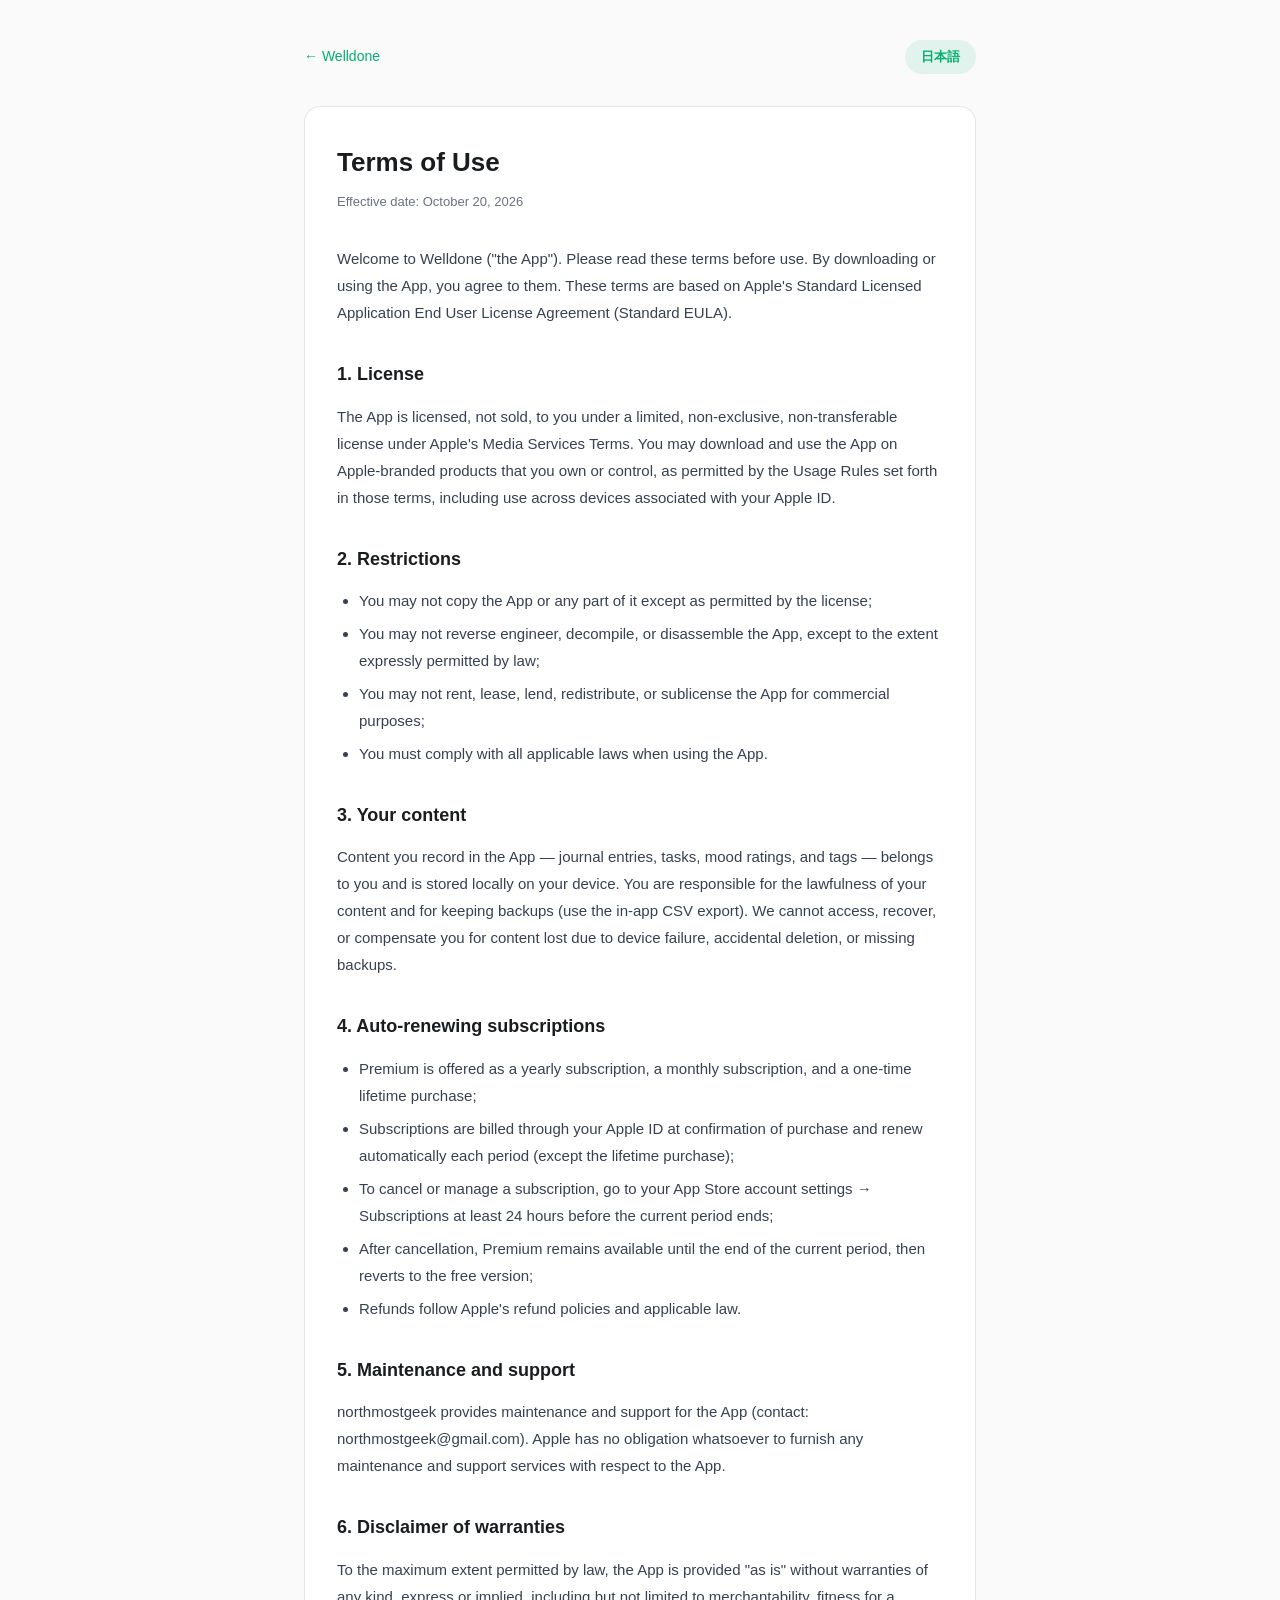
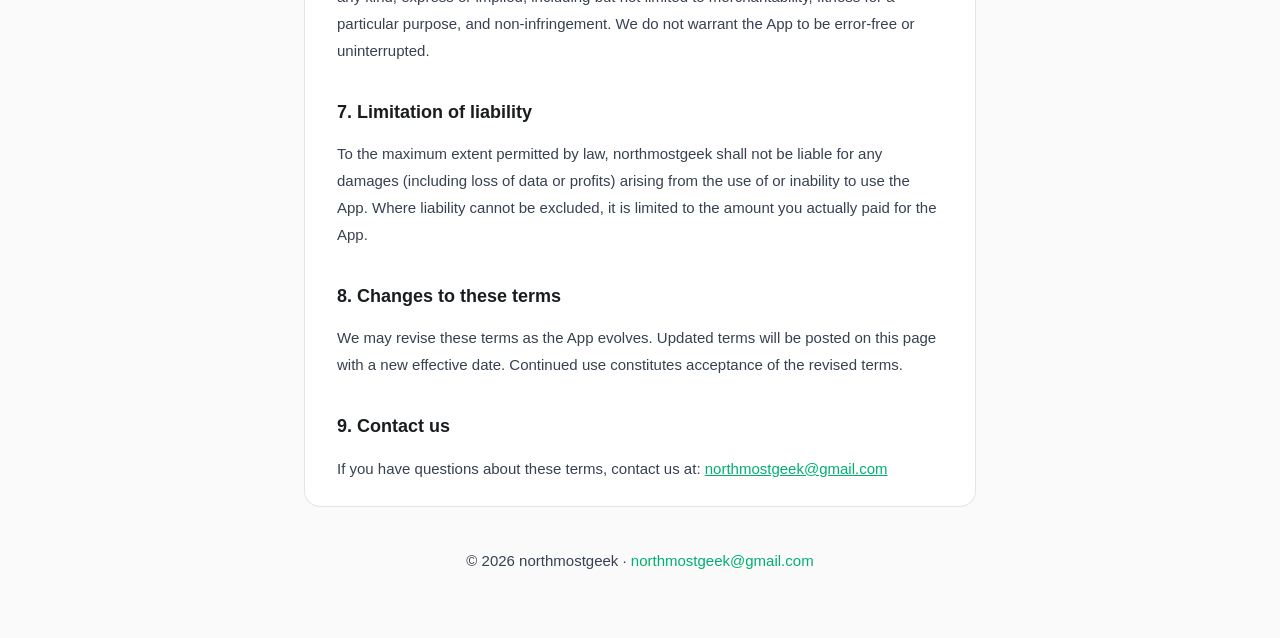
<file: welldone/terms/index.html>
<!doctype html>
<html lang="zh">
  <head>
    <meta charset="UTF-8" />
    <meta name="viewport" content="width=device-width, initial-scale=1" />
    <title>Terms of Use · 使用条款 · 利用規約 — Welldone</title>
    <meta name="robots" content="index, follow" />
    <style>
      :root {
        --accent: #01b06f;
        --accent-soft: rgba(1, 176, 111, 0.1);
        --text: #1a1d1f;
        --text-secondary: #6b7280;
        --border: rgba(0, 0, 0, 0.1);
      }
      * {
        margin: 0;
        padding: 0;
        box-sizing: border-box;
      }
      body {
        font-family:
          -apple-system, BlinkMacSystemFont, "PingFang SC", "Hiragino Sans",
          "Hiragino Kaku Gothic ProN", "Helvetica Neue", "Segoe UI", Arial,
          sans-serif;
        color: var(--text);
        background: #fafafa;
        line-height: 1.8;
        -webkit-font-smoothing: antialiased;
      }
      .container {
        max-width: 720px;
        margin: 0 auto;
        padding: 40px 24px 64px;
      }
      .topbar {
        display: flex;
        align-items: center;
        justify-content: space-between;
        margin-bottom: 32px;
      }
      .back {
        color: var(--accent);
        text-decoration: none;
        font-size: 14px;
      }
      #langToggle {
        background: var(--accent-soft);
        color: var(--accent);
        border: none;
        font-size: 13px;
        font-weight: 600;
        padding: 8px 16px;
        border-radius: 999px;
        cursor: pointer;
      }
      h1 {
        font-size: 26px;
        font-weight: 700;
        margin-bottom: 4px;
      }
      .meta {
        color: var(--text-secondary);
        font-size: 13px;
        margin-bottom: 32px;
      }
      h2 {
        font-size: 18px;
        font-weight: 700;
        margin: 32px 0 12px;
      }
      p,
      li {
        font-size: 15px;
        color: #374151;
      }
      ul {
        padding-left: 22px;
        margin: 8px 0;
      }
      li {
        margin: 6px 0;
      }
      strong {
        color: var(--text);
      }
      .card {
        background: #fff;
        border: 1px solid var(--border);
        border-radius: 16px;
        padding: 32px 32px 24px;
      }
      footer {
        text-align: center;
        color: var(--text-secondary);
        font-size: 13px;
        margin-top: 40px;
      }
      footer a {
        color: var(--accent);
        text-decoration: none;
      }
      html.js .lang {
        display: none;
      }
      html.js.lang-zh .lang.zh {
        display: block;
      }
      html.js.lang-en .lang.en {
        display: block;
      }
      html.js.lang-ja .lang.ja {
        display: block;
      }
    </style>
  </head>
  <body>
    <div class="container">
      <div class="topbar">
        <a class="back" href="../">← Welldone</a>
        <button id="langToggle" type="button">English</button>
      </div>

      <div class="card">
        <div class="lang zh">
          <h1>使用条款</h1>
          <p class="meta">生效日期：2026 年 10 月 20 日</p>

          <p>
            欢迎使用
            Welldone（"本应用"）。请在使用前阅读本条款。下载或使用本应用即表示你同意本条款。本条款基于
            Apple《标准最终用户许可协议》（Standard EULA）制定。
          </p>

          <h2>1. 许可</h2>
          <p>
            本应用根据 App Store
            媒体服务条款授予你有限的、非独占的、不可转让的许可，你可以在你拥有或控制的
            Apple
            品牌设备上下载并使用本应用（受《媒体服务条款》"使用规则"约束）。你的
            Apple ID 关联的多台设备均可使用。
          </p>

          <h2>2. 使用限制</h2>
          <ul>
            <li>除许可允许外，不得复制本应用或其任何部分；</li>
            <li>
              不得对本应用进行逆向工程、反编译或反汇编（法律明文允许的除外）；
            </li>
            <li>不得将本应用用于商业分销、出租、租赁或转许可；</li>
            <li>应遵守所有适用法律使用本应用。</li>
          </ul>

          <h2>3. 你的内容</h2>
          <p>
            你通过本应用记录的日记、任务、心情与标签等内容归你所有，仅保存在你的设备本地。你对自己内容的合法性负责，并应自行妥善备份（可使用应用内
            CSV
            导出功能）。我们无法接触、恢复或赔偿因设备故障、误删或未备份导致的内容丢失。
          </p>

          <h2>4. 自动续期订阅</h2>
          <ul>
            <li>Premium 提供按年订阅、按月订阅与一次性买断三种形式；</li>
            <li>
              订阅将通过你的 Apple ID
              账户在确认购买时付款，并按所选周期自动续期（买断除外）；
            </li>
            <li>
              如需取消或管理订阅，请在当前周期结束前至少 24 小时，前往 App
              Store「账户设置」中的「订阅」操作；
            </li>
            <li>
              取消后，Premium 功能将持续到当前周期结束，之后恢复为免费版状态；
            </li>
            <li>退款按 Apple 的退款政策与适用法律执行。</li>
          </ul>

          <h2>5. 维护与支持</h2>
          <p>
            本应用的维护与支持由 northmostgeek
            提供（联系邮箱：northmostgeek@gmail.com）。Apple
            对本应用的维护与支持没有任何义务。
          </p>

          <h2>6. 免责声明</h2>
          <p>
            在适用法律允许的最大范围内，本应用按"现状"提供，不附带任何明示或默示的保证，包括但不限于适销性、特定用途适用性与不侵权的保证。我们不保证应用完全无错误或不中断。
          </p>

          <h2>7. 责任限制</h2>
          <p>
            在适用法律允许的最大范围内，对于因使用或无法使用本应用导致的任何损失（包括数据丢失、利润损失等），northmostgeek
            不承担责任。若法律不允许排除某些责任，则责任上限不超过你为本应用支付的实际金额。
          </p>

          <h2>8. 条款变更</h2>
          <p>
            我们可能随应用更新修改本条款，修改后将在本页面发布并更新生效日期。继续使用即表示接受修改后的条款。
          </p>

          <h2>9. 联系我们</h2>
          <p>
            如对本条款有任何疑问，请联系：<a
              href="mailto:northmostgeek@gmail.com"
              style="color: var(--accent)"
              >northmostgeek@gmail.com</a
            >
          </p>
        </div>

        <div class="lang en">
          <h1>Terms of Use</h1>
          <p class="meta">Effective date: October 20, 2026</p>

          <p>
            Welcome to Welldone ("the App"). Please read these terms before use.
            By downloading or using the App, you agree to them. These terms are
            based on Apple's Standard Licensed Application End User License
            Agreement (Standard EULA).
          </p>

          <h2>1. License</h2>
          <p>
            The App is licensed, not sold, to you under a limited,
            non-exclusive, non-transferable license under Apple's Media Services
            Terms. You may download and use the App on Apple-branded products
            that you own or control, as permitted by the Usage Rules set forth
            in those terms, including use across devices associated with your
            Apple ID.
          </p>

          <h2>2. Restrictions</h2>
          <ul>
            <li>
              You may not copy the App or any part of it except as permitted by
              the license;
            </li>
            <li>
              You may not reverse engineer, decompile, or disassemble the App,
              except to the extent expressly permitted by law;
            </li>
            <li>
              You may not rent, lease, lend, redistribute, or sublicense the App
              for commercial purposes;
            </li>
            <li>
              You must comply with all applicable laws when using the App.
            </li>
          </ul>

          <h2>3. Your content</h2>
          <p>
            Content you record in the App — journal entries, tasks, mood
            ratings, and tags — belongs to you and is stored locally on your
            device. You are responsible for the lawfulness of your content and
            for keeping backups (use the in-app CSV export). We cannot access,
            recover, or compensate you for content lost due to device failure,
            accidental deletion, or missing backups.
          </p>

          <h2>4. Auto-renewing subscriptions</h2>
          <ul>
            <li>
              Premium is offered as a yearly subscription, a monthly
              subscription, and a one-time lifetime purchase;
            </li>
            <li>
              Subscriptions are billed through your Apple ID at confirmation of
              purchase and renew automatically each period (except the lifetime
              purchase);
            </li>
            <li>
              To cancel or manage a subscription, go to your App Store account
              settings → Subscriptions at least 24 hours before the current
              period ends;
            </li>
            <li>
              After cancellation, Premium remains available until the end of the
              current period, then reverts to the free version;
            </li>
            <li>Refunds follow Apple's refund policies and applicable law.</li>
          </ul>

          <h2>5. Maintenance and support</h2>
          <p>
            northmostgeek provides maintenance and support for the App (contact:
            northmostgeek@gmail.com). Apple has no obligation whatsoever to
            furnish any maintenance and support services with respect to the
            App.
          </p>

          <h2>6. Disclaimer of warranties</h2>
          <p>
            To the maximum extent permitted by law, the App is provided "as is"
            without warranties of any kind, express or implied, including but
            not limited to merchantability, fitness for a particular purpose,
            and non-infringement. We do not warrant the App to be error-free or
            uninterrupted.
          </p>

          <h2>7. Limitation of liability</h2>
          <p>
            To the maximum extent permitted by law, northmostgeek shall not be
            liable for any damages (including loss of data or profits) arising
            from the use of or inability to use the App. Where liability cannot
            be excluded, it is limited to the amount you actually paid for the
            App.
          </p>

          <h2>8. Changes to these terms</h2>
          <p>
            We may revise these terms as the App evolves. Updated terms will be
            posted on this page with a new effective date. Continued use
            constitutes acceptance of the revised terms.
          </p>

          <h2>9. Contact us</h2>
          <p>
            If you have questions about these terms, contact us at:
            <a
              href="mailto:northmostgeek@gmail.com"
              style="color: var(--accent)"
              >northmostgeek@gmail.com</a
            >
          </p>
        </div>

        <div class="lang ja">
          <h1>利用規約</h1>
          <p class="meta">発効日：2026年10月20日</p>

          <p>
            Welldone（以下「本アプリ」）のご利用を歓迎します。ご利用の前に本規約をお読みください。本アプリをダウンロードまたは使用した時点で、本規約に同意したものとみなされます。本規約は、Appleの標準最終ユーザーライセンス契約（Standard
            EULA）に基づいて作成されています。
          </p>

          <h2>1. ライセンス</h2>
          <p>
            本アプリは、Appleのメディアサービス利用規約に基づき、限定的・非独占的・譲渡不可のライセンスとして提供されます。あなたが所有または管理するAppleブランドのデバイス上で、当該規約の「使用規則」の範囲内で本アプリをダウンロード・使用できます（あなたのApple
            IDに紐づく複数のデバイスでの使用を含みます）。
          </p>

          <h2>2. 使用の制限</h2>
          <ul>
            <li>
              ライセンスで許可されている場合を除き、本アプリまたはその一部を複製しないこと；
            </li>
            <li>
              法律で明示的に許可されている場合を除き、本アプリのリバースエンジニアリング、逆コンパイル、逆アセンブルを行わないこと；
            </li>
            <li>
              本アプリを商用目的で再配布、レンタル、リース、サブライセンスしないこと；
            </li>
            <li>適用されるすべての法律を遵守して本アプリを使用すること。</li>
          </ul>

          <h2>3. あなたのコンテンツ</h2>
          <p>
            本アプリで記録した日記、タスク、気分スコア、タグなどのコンテンツはあなたに帰属し、あなたのデバイスのローカルにのみ保存されます。コンテンツの合法性についてはあなたが責任を負い、ご自身でバックアップを管理してください（アプリ内のCSVエクスポート機能をご利用いただけます）。デバイスの故障、誤操作による削除、バックアップ未実施などによりコンテンツが失われた場合、私たちはアクセス・復旧・補償を行うことができません。
          </p>

          <h2>4. 自動更新サブスクリプション</h2>
          <ul>
            <li>
              プレミアムは、年額サブスクリプション、月額サブスクリプション、および一回払いの買い切りで提供されます；
            </li>
            <li>
              サブスクリプションは購入の確認時にあなたのApple
              IDアカウントへ請求され、選択した期間ごとに自動更新されます（買い切りを除く）；
            </li>
            <li>
              解約または管理は、現在の期間終了の少なくとも24時間前に、App
              Storeの「アカウント設定」→「サブスクリプション」から行ってください；
            </li>
            <li>
              解約後もプレミアム機能は現在の期間の終了まで利用でき、その後無料版に戻ります；
            </li>
            <li>返金については、Appleの返金ポリシーおよび適用法に従います。</li>
          </ul>

          <h2>5. 保守とサポート</h2>
          <p>
            本アプリの保守とサポートはnorthmostgeekが提供します（連絡先：northmostgeek@gmail.com）。本アプリの保守・サポートに関して、Appleは一切の義務を負いません。
          </p>

          <h2>6. 保証の免責</h2>
          <p>
            適用法で認められる最大限の範囲において、本アプリは「現状のまま」提供され、商品性、特定目的への適合性、非侵害を含む（ただし制限されない）明示または黙示のいかなる保証も伴いません。本アプリにエラーがなく中断されないことは保証しません。
          </p>

          <h2>7. 責任の制限</h2>
          <p>
            適用法で認められる最大限の範囲において、本アプリの使用または使用不能から生じるいかなる損害（データの損失、逸失利益などを含む）についても、northmostgeekは責任を負いません。責任を排除できない場合、責任の上限は本アプリに対してあなたが実際に支払った金額を超えません。
          </p>

          <h2>8. 規約の変更</h2>
          <p>
            私たちはアプリの更新に伴い本規約を改訂することがあります。改訂後の規約は本ページで公開し、発効日を更新します。継続して使用した場合、改訂後の規約に同意したものとみなされます。
          </p>

          <h2>9. お問い合わせ</h2>
          <p>
            本規約についてご質問がある場合は、こちらまでご連絡ください：<a
              href="mailto:northmostgeek@gmail.com"
              style="color: var(--accent)"
              >northmostgeek@gmail.com</a
            >
          </p>
        </div>
      </div>

      <footer>
        <p>
          © 2026 northmostgeek ·
          <a href="mailto:northmostgeek@gmail.com">northmostgeek@gmail.com</a>
        </p>
      </footer>
    </div>

    <script>
      document.documentElement.classList.add("js");
      var LANGS = ["zh", "en", "ja"];
      var NEXT_LABEL = { zh: "English", en: "日本語", ja: "中文" };
      function setLang(l) {
        document.documentElement.classList.remove(
          "lang-zh",
          "lang-en",
          "lang-ja",
        );
        document.documentElement.classList.add("lang-" + l);
        document.getElementById("langToggle").textContent = NEXT_LABEL[l];
      }
      function detectLang() {
        var q = new URLSearchParams(location.search).get("lang");
        if (q && LANGS.indexOf(q) !== -1) return q;
        var n = (navigator.language || "en").toLowerCase();
        if (n.indexOf("zh") === 0) return "zh";
        if (n.indexOf("ja") === 0) return "ja";
        return "en";
      }
      setLang(detectLang());
      document
        .getElementById("langToggle")
        .addEventListener("click", function () {
          var cur =
            LANGS.filter(function (l) {
              return document.documentElement.classList.contains("lang-" + l);
            })[0] || "zh";
          setLang(LANGS[(LANGS.indexOf(cur) + 1) % LANGS.length]);
        });
    </script>
  </body>
</html>
</file>
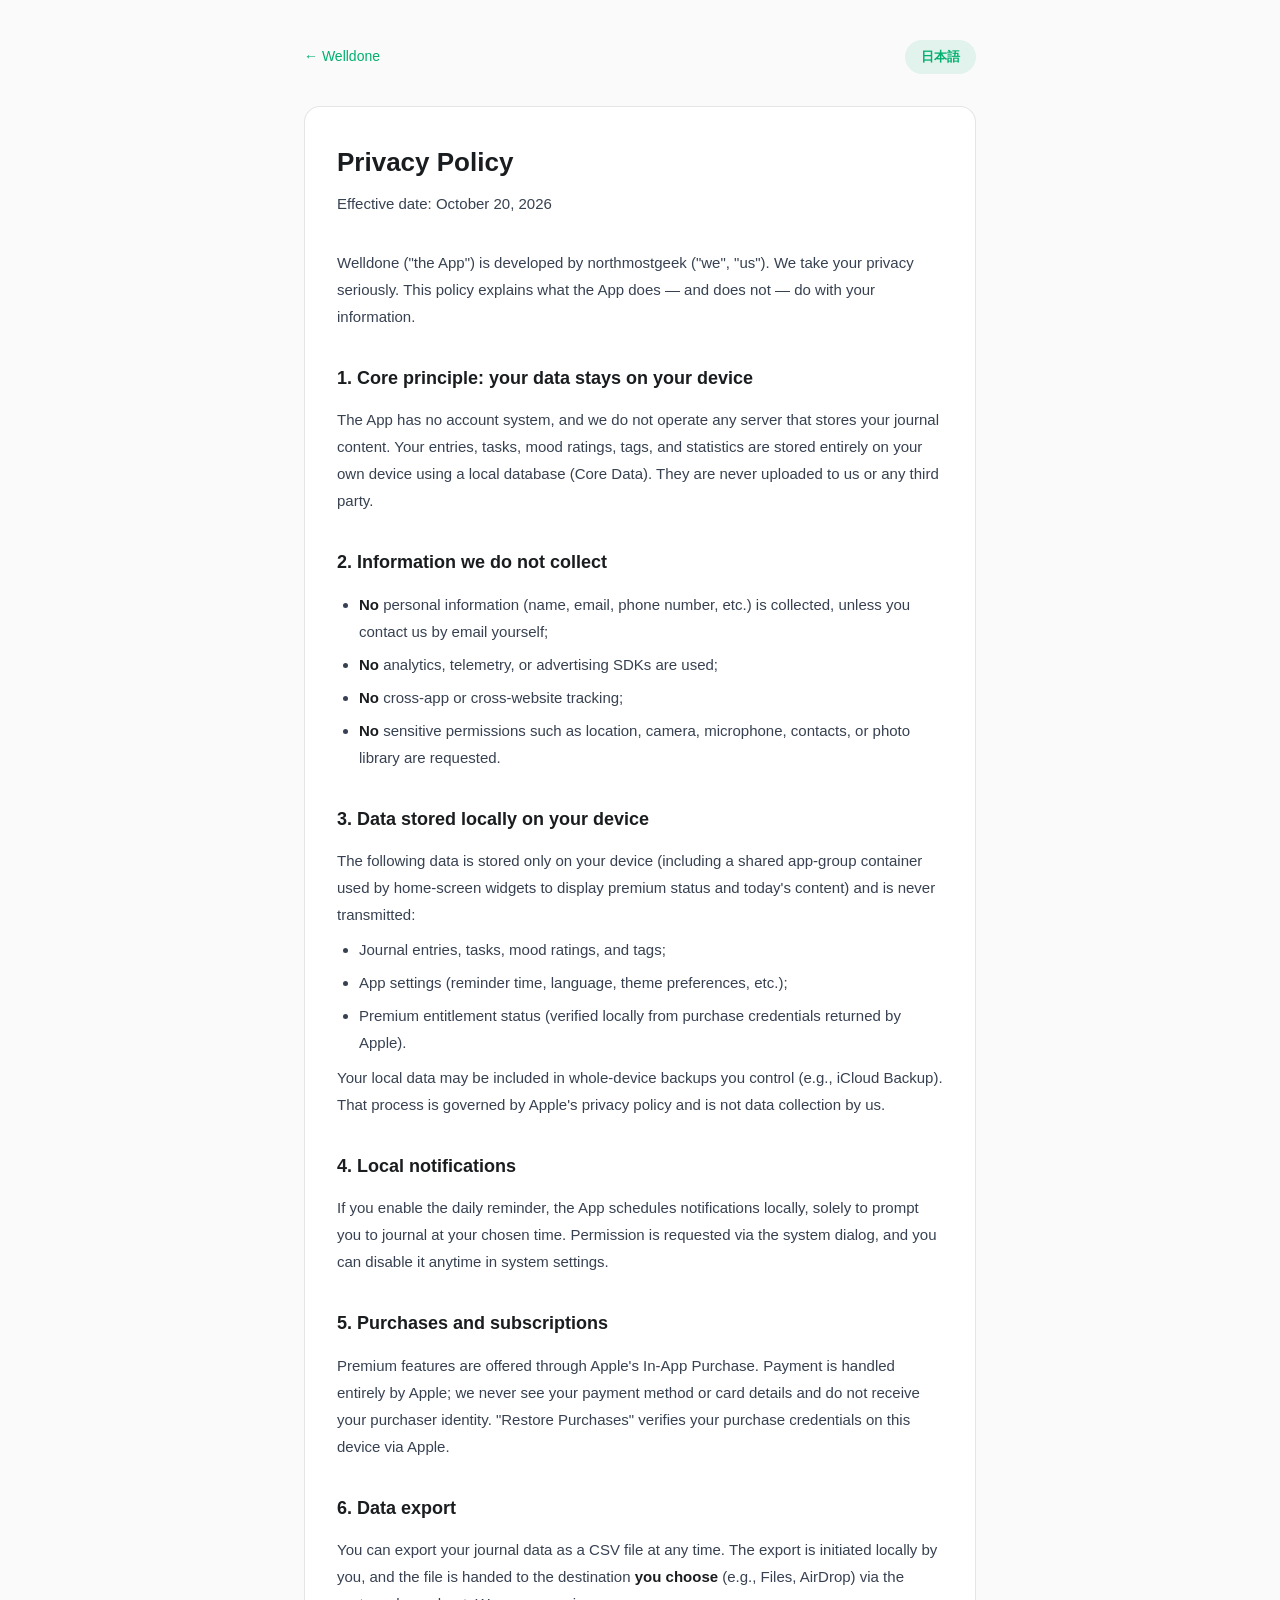
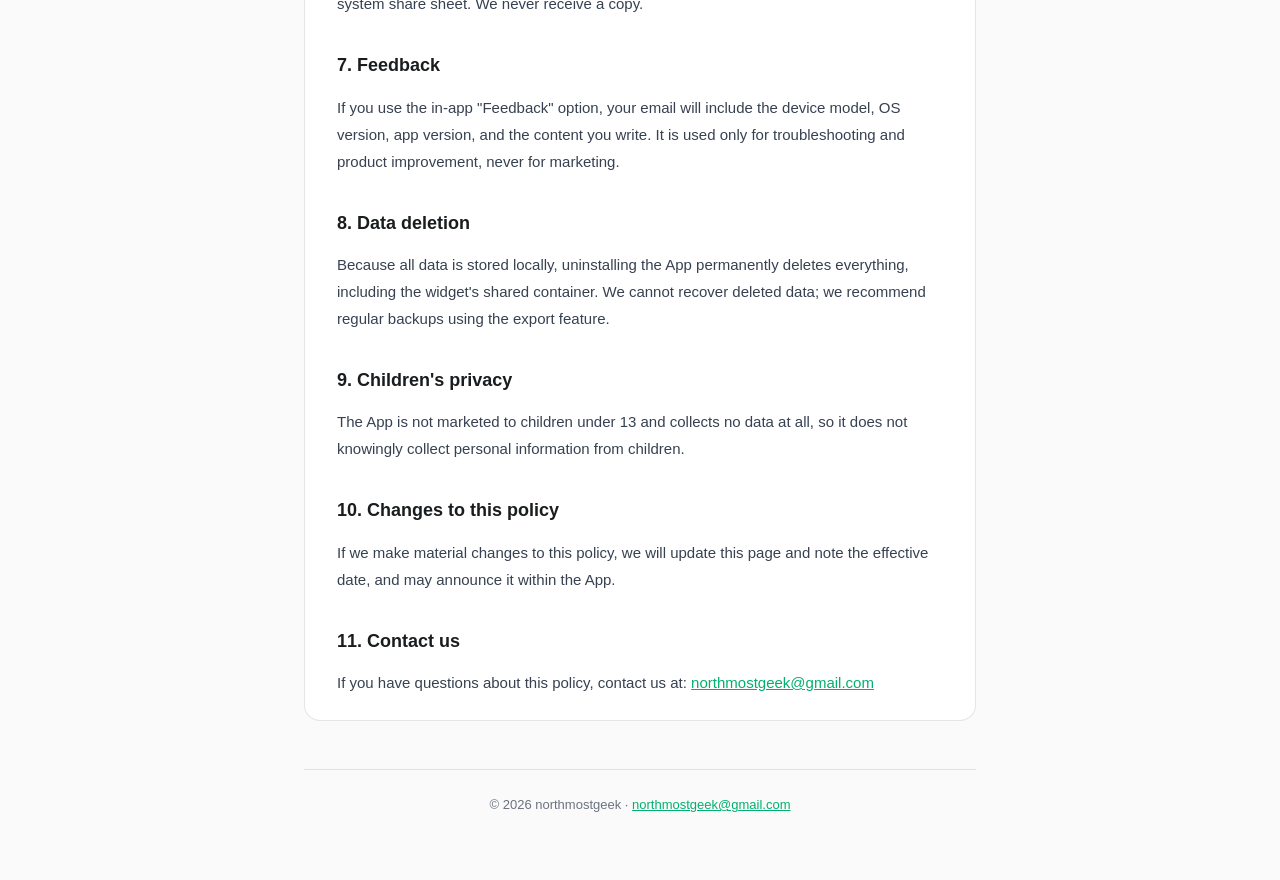
<file: apps/welldone/privacy/index.html>
<!doctype html>
<html lang="zh" class="app-welldone">
  <head>
    <meta charset="UTF-8" />
    <meta name="viewport" content="width=device-width, initial-scale=1" />
    <title>Privacy Policy · 隐私政策 · プライバシーポリシー — Welldone</title>
    <meta name="description" content="Welldone（每日成功日记）的隐私政策：日记数据仅保存在你的设备上，我们不收集任何个人信息。支持中文 / English / 日本語。" />
    <link rel="canonical" href="https://northmostgeek.github.io/apps/welldone/privacy/" />
    <link rel="icon" href="/assets/img/welldone-icon.png" type="image/png" />
    <meta name="robots" content="index, follow" />
    <link rel="alternate" hreflang="zh" href="https://northmostgeek.github.io/apps/welldone/privacy/?lang=zh" />
    <link rel="alternate" hreflang="en" href="https://northmostgeek.github.io/apps/welldone/privacy/?lang=en" />
    <link rel="alternate" hreflang="ja" href="https://northmostgeek.github.io/apps/welldone/privacy/?lang=ja" />
    <link rel="alternate" hreflang="x-default" href="https://northmostgeek.github.io/apps/welldone/privacy/" />
    <meta property="og:type" content="article" />
    <meta property="og:site_name" content="northmostgeek" />
    <meta property="og:title" content="Privacy Policy · 隐私政策 — Welldone" />
    <meta property="og:description" content="Welldone（每日成功日记）的隐私政策：日记数据仅保存在你的设备上，我们不收集任何个人信息。支持中文 / English / 日本語。" />
    <meta property="og:url" content="https://northmostgeek.github.io/apps/welldone/privacy/" />
    <link rel="stylesheet" href="/assets/css/base.css" />
    <link rel="stylesheet" href="/assets/css/legal.css" />
  </head>

  <body>
    <div class="container">
      <div class="topbar">
        <a class="back" href="../">← Welldone</a>
        <button class="lang-toggle" id="langToggle" type="button">English</button>
      </div>

      <div class="doc">
        <div class="lang lang-zh" lang="zh">
          <h1>隐私政策</h1>
          <p class="meta">生效日期：2026 年 10 月 20 日</p>

          <p>
            Welldone（"本应用"）由
            northmostgeek（"我们"）开发。我们非常重视你的隐私。本政策说明本应用如何处理信息，以及我们不收集哪些信息。
          </p>

          <h2>1. 核心原则：数据保存在你的设备上</h2>
          <p>
            本应用不设账号体系，我们不运营任何服务器存储你的日记内容。你记录的成功日记、任务、心情评分、标签与统计数据，全部通过本地数据库（Core
            Data）保存在你自己的设备上，不会上传给我们或任何第三方。
          </p>

          <h2>2. 我们不收集的信息</h2>
          <ul>
            <li>
              <strong>不收集</strong
              >任何个人身份信息（姓名、邮箱、电话等），除非你主动通过邮件联系我们；
            </li>
            <li><strong>不使用</strong>任何分析、统计或广告 SDK；</li>
            <li><strong>不进行</strong>任何跨应用或跨网站跟踪；</li>
            <li>
              <strong>不要求</strong
              >定位、相机、麦克风、通讯录、照片库等敏感权限。
            </li>
          </ul>

          <h2>3. 保存在设备本地的数据</h2>
          <p>
            以下数据仅存储在设备本地（含应用群组共享容器，用于在桌面小组件中展示订阅状态与今日内容），不会被传输：
          </p>
          <ul>
            <li>日记条目、任务、心情评分与标签；</li>
            <li>应用设置（提醒时间、语言、主题偏好等）；</li>
            <li>订阅解锁状态（由 Apple 返回的购买凭证在本设备校验得出）。</li>
          </ul>
          <p>
            你的本地数据可能随设备整机备份（如 iCloud 备份）由 Apple
            保存，该过程受 Apple 隐私政策约束，与本文所述"我们收集数据"无关。
          </p>

          <h2>4. 本地通知</h2>
          <p>
            如果你开启每日提醒，本应用会在本地计划通知，仅用于在你设定的时间提醒记录。通知权限通过系统弹窗申请，你随时可在系统设置中关闭。
          </p>

          <h2>5. 购买与订阅</h2>
          <p>
            Premium 功能通过 Apple 的应用内购买（In-App
            Purchase）完成。支付信息由 Apple
            处理，我们无法接触你的付款方式或银行卡信息，也不会收到你的购买者身份。恢复购买功能会通过
            Apple 在本设备校验你的购买凭证。
          </p>

          <h2>6. 数据导出</h2>
          <p>
            你可以随时将日记数据导出为 CSV
            文件。导出完全由你在本地发起，文件通过系统分享面板交给<strong>你选择</strong>的目标（如文件
            App、隔空投送）。我们不会获取导出副本。
          </p>

          <h2>7. 意见反馈</h2>
          <p>
            如果你通过应用内"意见反馈"发送邮件，邮件将包含设备型号、系统版本、应用版本以及你填写的内容，仅用于问题排查与改进产品，不会用于营销。
          </p>

          <h2>8. 数据删除</h2>
          <p>
            由于所有数据均存储在本地，卸载本应用即彻底删除全部数据（包括小组件共享容器）。我们无法也无法恢复任何已删除数据，建议定期使用导出功能备份。
          </p>

          <h2>9. 儿童隐私</h2>
          <p>
            本应用不面向 13
            岁以下儿童进行营销，且不收集任何数据，因此不会明知而收集儿童的个人信息。
          </p>

          <h2>10. 政策变更</h2>
          <p>
            如本政策发生重大变更，我们会在应用内或本页面更新并注明生效日期。
          </p>

          <h2>11. 联系我们</h2>
          <p>
            如对本政策有任何疑问，请联系：<a
              href="mailto:northmostgeek@gmail.com"
              style="color: var(--accent)"
              >northmostgeek@gmail.com</a
            >
          </p>
        </div>

        <div class="lang lang-en" lang="en">
          <h1>Privacy Policy</h1>
          <p class="meta">Effective date: October 20, 2026</p>

          <p>
            Welldone ("the App") is developed by northmostgeek ("we", "us"). We
            take your privacy seriously. This policy explains what the App does
            — and does not — do with your information.
          </p>

          <h2>1. Core principle: your data stays on your device</h2>
          <p>
            The App has no account system, and we do not operate any server that
            stores your journal content. Your entries, tasks, mood ratings,
            tags, and statistics are stored entirely on your own device using a
            local database (Core Data). They are never uploaded to us or any
            third party.
          </p>

          <h2>2. Information we do not collect</h2>
          <ul>
            <li>
              <strong>No</strong> personal information (name, email, phone
              number, etc.) is collected, unless you contact us by email
              yourself;
            </li>
            <li>
              <strong>No</strong> analytics, telemetry, or advertising SDKs are
              used;
            </li>
            <li><strong>No</strong> cross-app or cross-website tracking;</li>
            <li>
              <strong>No</strong> sensitive permissions such as location,
              camera, microphone, contacts, or photo library are requested.
            </li>
          </ul>

          <h2>3. Data stored locally on your device</h2>
          <p>
            The following data is stored only on your device (including a shared
            app-group container used by home-screen widgets to display premium
            status and today's content) and is never transmitted:
          </p>
          <ul>
            <li>Journal entries, tasks, mood ratings, and tags;</li>
            <li>
              App settings (reminder time, language, theme preferences, etc.);
            </li>
            <li>
              Premium entitlement status (verified locally from purchase
              credentials returned by Apple).
            </li>
          </ul>
          <p>
            Your local data may be included in whole-device backups you control
            (e.g., iCloud Backup). That process is governed by Apple's privacy
            policy and is not data collection by us.
          </p>

          <h2>4. Local notifications</h2>
          <p>
            If you enable the daily reminder, the App schedules notifications
            locally, solely to prompt you to journal at your chosen time.
            Permission is requested via the system dialog, and you can disable
            it anytime in system settings.
          </p>

          <h2>5. Purchases and subscriptions</h2>
          <p>
            Premium features are offered through Apple's In-App Purchase.
            Payment is handled entirely by Apple; we never see your payment
            method or card details and do not receive your purchaser identity.
            "Restore Purchases" verifies your purchase credentials on this
            device via Apple.
          </p>

          <h2>6. Data export</h2>
          <p>
            You can export your journal data as a CSV file at any time. The
            export is initiated locally by you, and the file is handed to the
            destination <strong>you choose</strong> (e.g., Files, AirDrop) via
            the system share sheet. We never receive a copy.
          </p>

          <h2>7. Feedback</h2>
          <p>
            If you use the in-app "Feedback" option, your email will include the
            device model, OS version, app version, and the content you write. It
            is used only for troubleshooting and product improvement, never for
            marketing.
          </p>

          <h2>8. Data deletion</h2>
          <p>
            Because all data is stored locally, uninstalling the App permanently
            deletes everything, including the widget's shared container. We
            cannot recover deleted data; we recommend regular backups using the
            export feature.
          </p>

          <h2>9. Children's privacy</h2>
          <p>
            The App is not marketed to children under 13 and collects no data at
            all, so it does not knowingly collect personal information from
            children.
          </p>

          <h2>10. Changes to this policy</h2>
          <p>
            If we make material changes to this policy, we will update this page
            and note the effective date, and may announce it within the App.
          </p>

          <h2>11. Contact us</h2>
          <p>
            If you have questions about this policy, contact us at:
            <a
              href="mailto:northmostgeek@gmail.com"
              style="color: var(--accent)"
              >northmostgeek@gmail.com</a
            >
          </p>
        </div>

        <div class="lang lang-ja" lang="ja">
          <h1>プライバシーポリシー</h1>
          <p class="meta">発効日：2026年10月20日</p>

          <p>
            Welldone（以下「本アプリ」）は、northmostgeek（以下「私たち」）が開発しています。私たちはあなたのプライバシーを大切にしています。本ポリシーでは、本アプリが情報をどのように扱うか、そしてどの情報を収集<strong>しない</strong>のかを説明します。
          </p>

          <h2>1. 基本原則：データはあなたのデバイス上に保存されます</h2>
          <p>
            本アプリにはアカウントシステムがなく、日記の内容を保存するサーバーを運営していません。記録された成功日記、タスク、気分スコア、タグ、統計データは、すべてローカルデータベース（Core
            Data）によってあなたのデバイス上にのみ保存され、私たちや第三者にアップロードされることはありません。
          </p>

          <h2>2. 収集しない情報</h2>
          <ul>
            <li>
              氏名、メールアドレス、電話番号などの個人情報は<strong>収集しません</strong>（あなたご自身がメールでご連絡いただく場合を除く）；
            </li>
            <li>
              分析・テレメトリ・広告SDKは<strong>一切使用しません</strong>；
            </li>
            <li>
              アプリ間・サイト間のトラッキングは<strong>行いません</strong>；
            </li>
            <li>
              位置情報、カメラ、マイク、連絡先、写真ライブラリなどの機密性の高い権限は<strong>要求しません</strong>。
            </li>
          </ul>

          <h2>3. デバイスのローカルに保存されるデータ</h2>
          <p>
            以下のデータは、デバイスのローカルにのみ保存され（ホーム画面ウィジェットでプレミアム状態や今日の内容を表示するために使われるアプリグループの共有コンテナを含みます）、送信されることはありません：
          </p>
          <ul>
            <li>日記エントリ、タスク、気分スコア、タグ；</li>
            <li>アプリ設定（リマインダー時刻、言語、テーマの設定など）；</li>
            <li>
              プレミアムの解錠状態（Appleから返された購入証明をこのデバイス上で検証した結果）。
            </li>
          </ul>
          <p>
            あなたのローカルデータは、あなたが管理するデバイス全体のバックアップ（iCloudバックアップなど）に含まれる場合があります。その過程はAppleのプライバシーポリシーに準拠しており、私たちによるデータ収集ではありません。
          </p>

          <h2>4. ローカル通知</h2>
          <p>
            毎日のリマインダーを有効にすると、本アプリはローカルで通知をスケジュールします。これは、指定した時刻に記録を促すためだけに使われます。通知権限はシステムのダイアログで要求され、システム設定でいつでもオフにできます。
          </p>

          <h2>5. 購入とサブスクリプション</h2>
          <p>
            プレミアム機能は、Appleのアプリ内課金（In-App
            Purchase）を通じて提供されます。支払いはすべてAppleが処理するため、私たちはあなたの支払い方法やカード情報を見ることも、購入者の身元を受け取ることもありません。「購入を復元」は、Appleを通じてこのデバイス上で購入証明を検証します。
          </p>

          <h2>6. データのエクスポート</h2>
          <p>
            日記データは、いつでもCSVファイルとしてエクスポートできます。エクスポートはあなたの操作でローカルで開始され、ファイルはシステムの共有シートを通じて、<strong>あなたが選択した</strong>共有先（「ファイル」やAirDropなど）に渡されます。私たちがコピーを受け取ることはありません。
          </p>

          <h2>7. フィードバック</h2>
          <p>
            アプリ内の「フィードバック」からメールを送信する場合、メールにはデバイスのモデル、OSバージョン、アプリのバージョン、あなたが記入した内容が含まれます。これらは不具合の調査と製品の改善のためだけに使用され、マーケティングには使用しません。
          </p>

          <h2>8. データの削除</h2>
          <p>
            すべてのデータはローカルに保存されているため、本アプリをアンインストールすると、ウィジェットの共有コンテナを含むすべてのデータが完全に削除されます。削除されたデータを私たちが復元することはできないため、エクスポート機能で定期的にバックアップすることをおすすめします。
          </p>

          <h2>9. 子どものプライバシー</h2>
          <p>
            本アプリは13歳未満の子どもに向けたマーケティングを行わず、一切のデータを収集しないため、意図的に子どもの個人情報を収集することはありません。
          </p>

          <h2>10. ポリシーの変更</h2>
          <p>
            本ポリシーに重要な変更がある場合は、アプリ内または本ページで更新し、発効日を明記します。
          </p>

          <h2>11. お問い合わせ</h2>
          <p>
            本ポリシーについてご質問がある場合は、こちらまでご連絡ください：<a
              href="mailto:northmostgeek@gmail.com"
              style="color: var(--accent)"
              >northmostgeek@gmail.com</a
            >
          </p>
        </div>
      </div>

      <footer>
        <p>
          © 2026 northmostgeek ·
          <a href="mailto:northmostgeek@gmail.com">northmostgeek@gmail.com</a>
        </p>
      </footer>
    </div>

    <script src="/assets/js/lang-switch.js" data-langs="zh,en,ja" defer></script>
  </body>
</html>
</file>
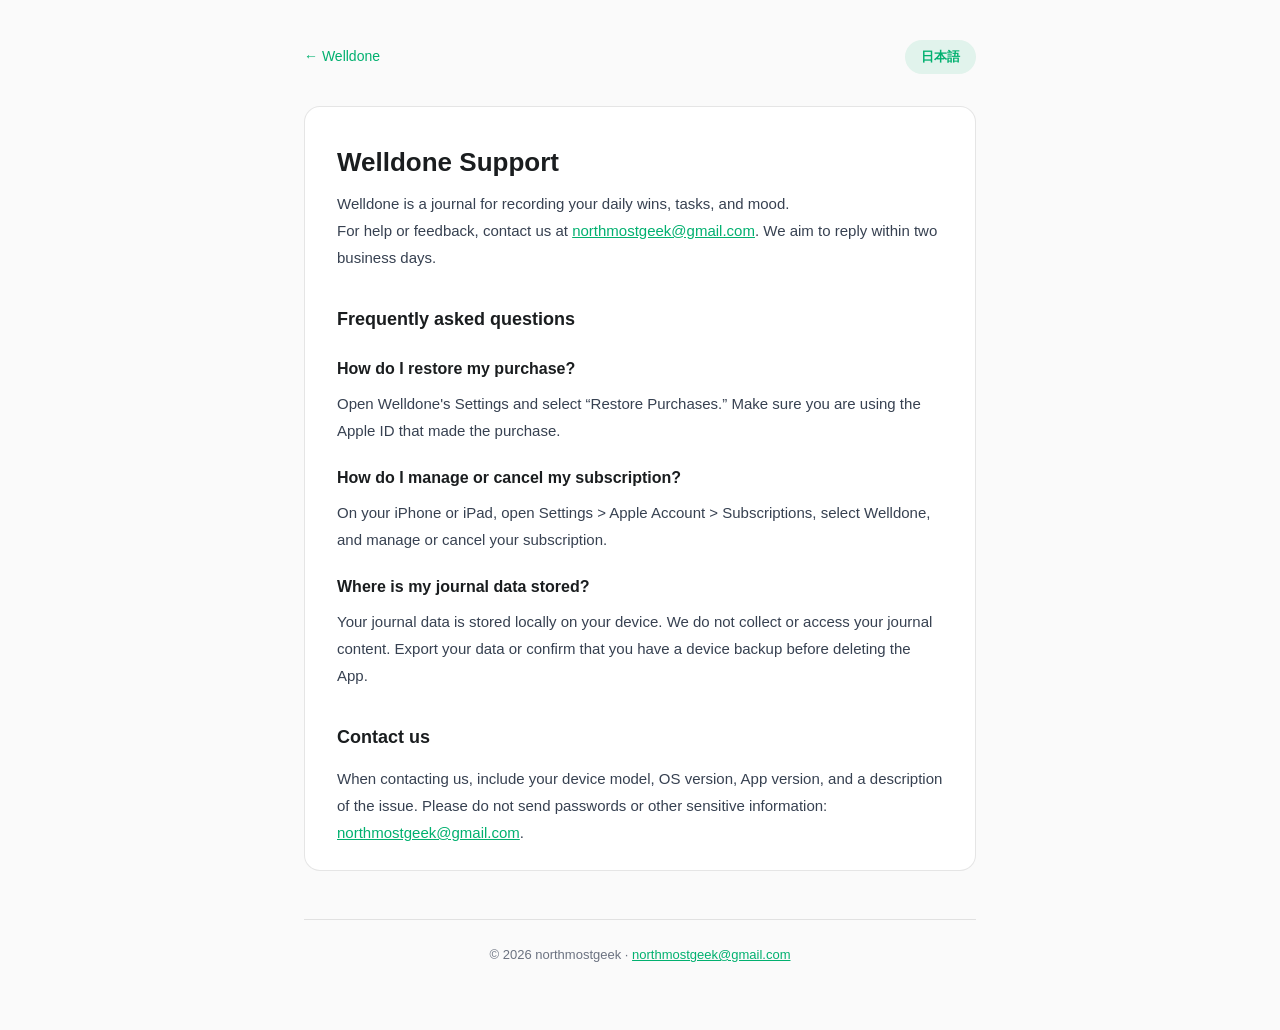
<file: apps/welldone/support/index.html>
<!doctype html>
<html lang="zh" class="app-welldone">
  <head>
    <meta charset="UTF-8" />
    <meta name="viewport" content="width=device-width, initial-scale=1" />
    <title>Support · 支持 · サポート — Welldone</title>
    <meta
      name="description"
      content="Welldone（每日成功日记）的支持页面：常见问题、购买恢复、订阅管理与联系开发者。支持中文 / English / 日本語。"
    />
    <link
      rel="canonical"
      href="https://northmostgeek.github.io/apps/welldone/support/"
    />
    <link rel="icon" href="/assets/img/welldone-icon.png" type="image/png" />
    <meta name="robots" content="index, follow" />
    <link
      rel="alternate"
      hreflang="zh"
      href="https://northmostgeek.github.io/apps/welldone/support/?lang=zh"
    />
    <link
      rel="alternate"
      hreflang="en"
      href="https://northmostgeek.github.io/apps/welldone/support/?lang=en"
    />
    <link
      rel="alternate"
      hreflang="ja"
      href="https://northmostgeek.github.io/apps/welldone/support/?lang=ja"
    />
    <link
      rel="alternate"
      hreflang="x-default"
      href="https://northmostgeek.github.io/apps/welldone/support/"
    />
    <meta property="og:type" content="website" />
    <meta property="og:site_name" content="northmostgeek" />
    <meta property="og:title" content="Support · 支持 — Welldone" />
    <meta
      property="og:description"
      content="Welldone 的常见问题、购买恢复、订阅管理与开发者联系方式。"
    />
    <meta
      property="og:url"
      content="https://northmostgeek.github.io/apps/welldone/support/"
    />
    <link rel="stylesheet" href="/assets/css/base.css" />
    <link rel="stylesheet" href="/assets/css/legal.css" />
  </head>

  <body>
    <div class="container">
      <div class="topbar">
        <a class="back" href="../">← Welldone</a>
        <button class="lang-toggle" id="langToggle" type="button">
          English
        </button>
      </div>

      <div class="doc">
        <div class="lang lang-zh" lang="zh">
          <h1>Welldone 支持</h1>

          <p>Welldone 是一款帮助你记录每日成功、任务和心情的日记应用。</p>
          <p>
            遇到问题或有建议，欢迎通过
            <a href="mailto:northmostgeek@gmail.com">northmostgeek@gmail.com</a>
            联系我们。我们会尽力在 2 个工作日内回复。
          </p>

          <h2>常见问题</h2>
          <h3>如何恢复购买？</h3>
          <p>
            打开 Welldone
            的设置页面，选择“恢复购买”。请确认你使用的是购买时相同的 Apple ID。
          </p>

          <h3>如何管理或取消订阅？</h3>
          <p>
            打开 iPhone 或 iPad 的“设置”&gt;“Apple 账户”&gt;“订阅”，选择
            Welldone 后即可管理或取消订阅。
          </p>

          <h3>我的日记数据保存在哪里？</h3>
          <p>
            日记数据保存在你的设备本地，我们不会收集或查看你的日记内容。卸载应用前请先导出数据或确认已有设备备份。
          </p>

          <h2>联系我们</h2>
          <p>
            发送邮件时，请说明设备型号、系统版本、应用版本和遇到的问题（请勿发送密码或其他敏感信息）：
            <a href="mailto:northmostgeek@gmail.com">northmostgeek@gmail.com</a
            >。
          </p>
        </div>

        <div class="lang lang-en" lang="en">
          <h1>Welldone Support</h1>

          <p>
            Welldone is a journal for recording your daily wins, tasks, and
            mood.
          </p>
          <p>
            For help or feedback, contact us at
            <a href="mailto:northmostgeek@gmail.com">northmostgeek@gmail.com</a
            >. We aim to reply within two business days.
          </p>

          <h2>Frequently asked questions</h2>
          <h3>How do I restore my purchase?</h3>
          <p>
            Open Welldone's Settings and select “Restore Purchases.” Make sure
            you are using the Apple ID that made the purchase.
          </p>

          <h3>How do I manage or cancel my subscription?</h3>
          <p>
            On your iPhone or iPad, open Settings &gt; Apple Account &gt;
            Subscriptions, select Welldone, and manage or cancel your
            subscription.
          </p>

          <h3>Where is my journal data stored?</h3>
          <p>
            Your journal data is stored locally on your device. We do not
            collect or access your journal content. Export your data or confirm
            that you have a device backup before deleting the App.
          </p>

          <h2>Contact us</h2>
          <p>
            When contacting us, include your device model, OS version, App
            version, and a description of the issue. Please do not send
            passwords or other sensitive information:
            <a href="mailto:northmostgeek@gmail.com">northmostgeek@gmail.com</a
            >.
          </p>
        </div>

        <div class="lang lang-ja" lang="ja">
          <h1>Welldone サポート</h1>

          <p>Welldoneは、毎日の成功、タスク、気分を記録する日記アプリです。</p>
          <p>
            ご質問やご要望は
            <a href="mailto:northmostgeek@gmail.com">northmostgeek@gmail.com</a>
            までご連絡ください。通常、2営業日以内に返信します。
          </p>

          <h2>よくある質問</h2>
          <h3>購入を復元するには？</h3>
          <p>
            Welldoneの設定を開き、「購入を復元」を選択してください。購入時と同じApple
            IDをご利用ください。
          </p>

          <h3>サブスクリプションを管理・解約するには？</h3>
          <p>
            iPhoneまたはiPadで「設定」&gt;「Appleアカウント」&gt;「サブスクリプション」を開き、Welldoneを選択してください。
          </p>

          <h3>日記データはどこに保存されますか？</h3>
          <p>
            日記データはお使いのデバイスにのみ保存されます。私たちは日記の内容を収集・閲覧しません。アプリを削除する前にデータをエクスポートするか、バックアップをご確認ください。
          </p>

          <h2>お問い合わせ</h2>
          <p>
            ご連絡の際は、デバイスのモデル、OSバージョン、アプリのバージョン、問題の内容をお知らせください。パスワードなどの機密情報は送信しないでください：
            <a href="mailto:northmostgeek@gmail.com">northmostgeek@gmail.com</a
            >。
          </p>
        </div>
      </div>

      <footer>
        <p>
          © 2026 northmostgeek ·
          <a href="mailto:northmostgeek@gmail.com">northmostgeek@gmail.com</a>
        </p>
      </footer>
    </div>

    <script
      src="/assets/js/lang-switch.js"
      data-langs="zh,en,ja"
      defer
    ></script>
  </body>
</html>
</file>
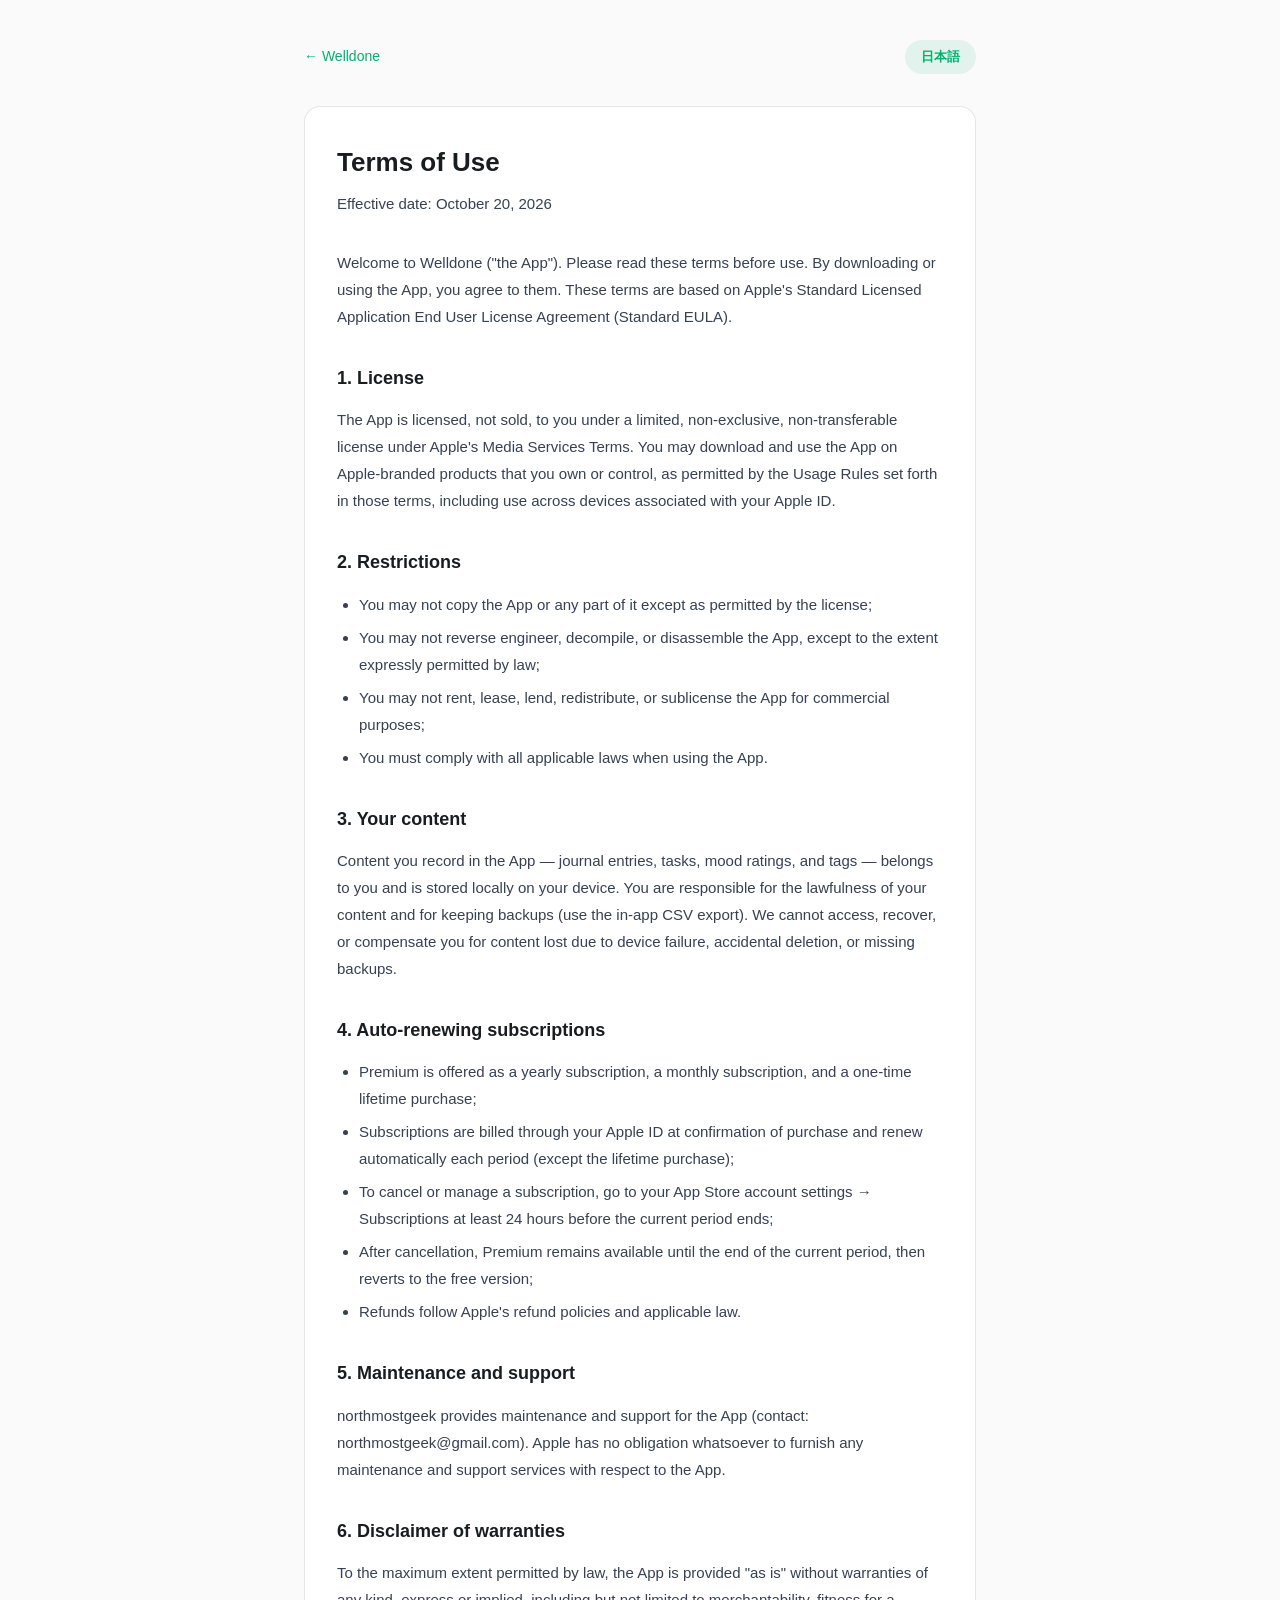
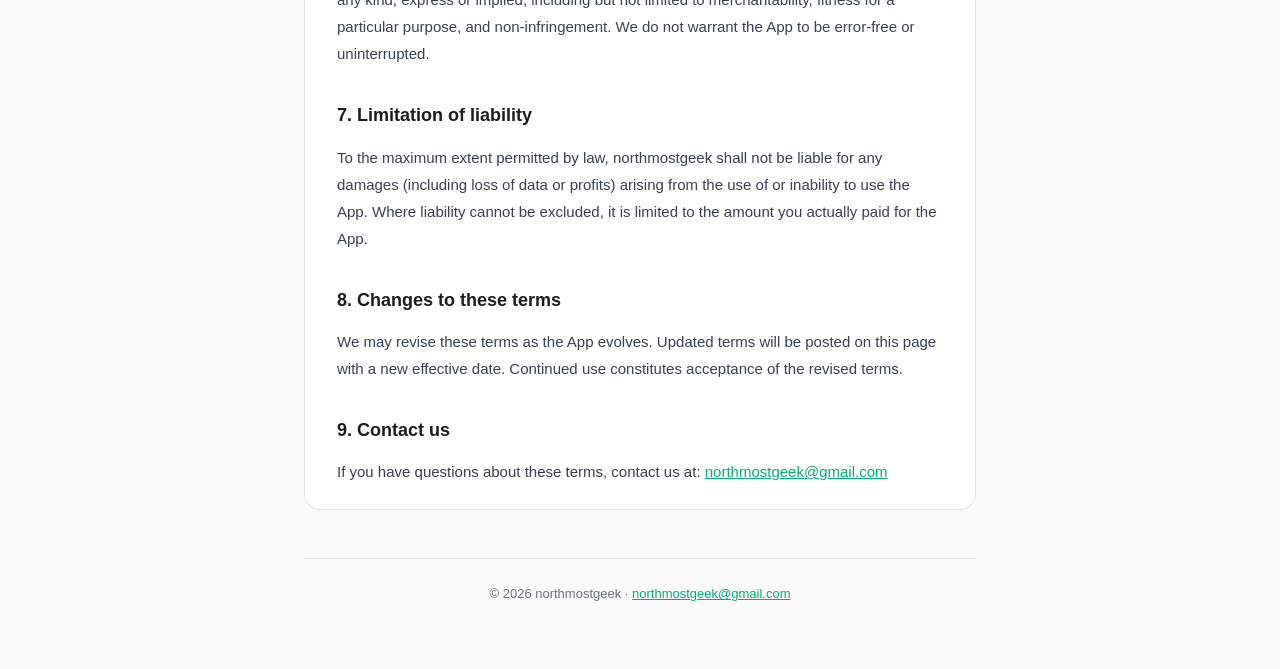
<file: apps/welldone/terms/index.html>
<!doctype html>
<html lang="zh" class="app-welldone">
  <head>
    <meta charset="UTF-8" />
    <meta name="viewport" content="width=device-width, initial-scale=1" />
    <title>Terms of Use · 使用条款 · 利用規約 — Welldone</title>
    <meta name="description" content="Welldone（每日成功日记）的使用条款：许可范围、订阅与自动续费、退款与免责说明。支持中文 / English / 日本語。" />
    <link rel="canonical" href="https://northmostgeek.github.io/apps/welldone/terms/" />
    <link rel="icon" href="/assets/img/welldone-icon.png" type="image/png" />
    <meta name="robots" content="index, follow" />
    <link rel="alternate" hreflang="zh" href="https://northmostgeek.github.io/apps/welldone/terms/?lang=zh" />
    <link rel="alternate" hreflang="en" href="https://northmostgeek.github.io/apps/welldone/terms/?lang=en" />
    <link rel="alternate" hreflang="ja" href="https://northmostgeek.github.io/apps/welldone/terms/?lang=ja" />
    <link rel="alternate" hreflang="x-default" href="https://northmostgeek.github.io/apps/welldone/terms/" />
    <meta property="og:type" content="article" />
    <meta property="og:site_name" content="northmostgeek" />
    <meta property="og:title" content="Terms of Use · 使用条款 — Welldone" />
    <meta property="og:description" content="Welldone（每日成功日记）的使用条款：许可范围、订阅与自动续费、退款与免责说明。支持中文 / English / 日本語。" />
    <meta property="og:url" content="https://northmostgeek.github.io/apps/welldone/terms/" />
    <link rel="stylesheet" href="/assets/css/base.css" />
    <link rel="stylesheet" href="/assets/css/legal.css" />
  </head>

  <body>
    <div class="container">
      <div class="topbar">
        <a class="back" href="../">← Welldone</a>
        <button class="lang-toggle" id="langToggle" type="button">English</button>
      </div>

      <div class="doc">
        <div class="lang lang-zh" lang="zh">
          <h1>使用条款</h1>
          <p class="meta">生效日期：2026 年 10 月 20 日</p>

          <p>
            欢迎使用
            Welldone（"本应用"）。请在使用前阅读本条款。下载或使用本应用即表示你同意本条款。本条款基于
            Apple《标准最终用户许可协议》（Standard EULA）制定。
          </p>

          <h2>1. 许可</h2>
          <p>
            本应用根据 App Store
            媒体服务条款授予你有限的、非独占的、不可转让的许可，你可以在你拥有或控制的
            Apple
            品牌设备上下载并使用本应用（受《媒体服务条款》"使用规则"约束）。你的
            Apple ID 关联的多台设备均可使用。
          </p>

          <h2>2. 使用限制</h2>
          <ul>
            <li>除许可允许外，不得复制本应用或其任何部分；</li>
            <li>
              不得对本应用进行逆向工程、反编译或反汇编（法律明文允许的除外）；
            </li>
            <li>不得将本应用用于商业分销、出租、租赁或转许可；</li>
            <li>应遵守所有适用法律使用本应用。</li>
          </ul>

          <h2>3. 你的内容</h2>
          <p>
            你通过本应用记录的日记、任务、心情与标签等内容归你所有，仅保存在你的设备本地。你对自己内容的合法性负责，并应自行妥善备份（可使用应用内
            CSV
            导出功能）。我们无法接触、恢复或赔偿因设备故障、误删或未备份导致的内容丢失。
          </p>

          <h2>4. 自动续期订阅</h2>
          <ul>
            <li>Premium 提供按年订阅、按月订阅与一次性买断三种形式；</li>
            <li>
              订阅将通过你的 Apple ID
              账户在确认购买时付款，并按所选周期自动续期（买断除外）；
            </li>
            <li>
              如需取消或管理订阅，请在当前周期结束前至少 24 小时，前往 App
              Store「账户设置」中的「订阅」操作；
            </li>
            <li>
              取消后，Premium 功能将持续到当前周期结束，之后恢复为免费版状态；
            </li>
            <li>退款按 Apple 的退款政策与适用法律执行。</li>
          </ul>

          <h2>5. 维护与支持</h2>
          <p>
            本应用的维护与支持由 northmostgeek
            提供（联系邮箱：northmostgeek@gmail.com）。Apple
            对本应用的维护与支持没有任何义务。
          </p>

          <h2>6. 免责声明</h2>
          <p>
            在适用法律允许的最大范围内，本应用按"现状"提供，不附带任何明示或默示的保证，包括但不限于适销性、特定用途适用性与不侵权的保证。我们不保证应用完全无错误或不中断。
          </p>

          <h2>7. 责任限制</h2>
          <p>
            在适用法律允许的最大范围内，对于因使用或无法使用本应用导致的任何损失（包括数据丢失、利润损失等），northmostgeek
            不承担责任。若法律不允许排除某些责任，则责任上限不超过你为本应用支付的实际金额。
          </p>

          <h2>8. 条款变更</h2>
          <p>
            我们可能随应用更新修改本条款，修改后将在本页面发布并更新生效日期。继续使用即表示接受修改后的条款。
          </p>

          <h2>9. 联系我们</h2>
          <p>
            如对本条款有任何疑问，请联系：<a
              href="mailto:northmostgeek@gmail.com"
              style="color: var(--accent)"
              >northmostgeek@gmail.com</a
            >
          </p>
        </div>

        <div class="lang lang-en" lang="en">
          <h1>Terms of Use</h1>
          <p class="meta">Effective date: October 20, 2026</p>

          <p>
            Welcome to Welldone ("the App"). Please read these terms before use.
            By downloading or using the App, you agree to them. These terms are
            based on Apple's Standard Licensed Application End User License
            Agreement (Standard EULA).
          </p>

          <h2>1. License</h2>
          <p>
            The App is licensed, not sold, to you under a limited,
            non-exclusive, non-transferable license under Apple's Media Services
            Terms. You may download and use the App on Apple-branded products
            that you own or control, as permitted by the Usage Rules set forth
            in those terms, including use across devices associated with your
            Apple ID.
          </p>

          <h2>2. Restrictions</h2>
          <ul>
            <li>
              You may not copy the App or any part of it except as permitted by
              the license;
            </li>
            <li>
              You may not reverse engineer, decompile, or disassemble the App,
              except to the extent expressly permitted by law;
            </li>
            <li>
              You may not rent, lease, lend, redistribute, or sublicense the App
              for commercial purposes;
            </li>
            <li>
              You must comply with all applicable laws when using the App.
            </li>
          </ul>

          <h2>3. Your content</h2>
          <p>
            Content you record in the App — journal entries, tasks, mood
            ratings, and tags — belongs to you and is stored locally on your
            device. You are responsible for the lawfulness of your content and
            for keeping backups (use the in-app CSV export). We cannot access,
            recover, or compensate you for content lost due to device failure,
            accidental deletion, or missing backups.
          </p>

          <h2>4. Auto-renewing subscriptions</h2>
          <ul>
            <li>
              Premium is offered as a yearly subscription, a monthly
              subscription, and a one-time lifetime purchase;
            </li>
            <li>
              Subscriptions are billed through your Apple ID at confirmation of
              purchase and renew automatically each period (except the lifetime
              purchase);
            </li>
            <li>
              To cancel or manage a subscription, go to your App Store account
              settings → Subscriptions at least 24 hours before the current
              period ends;
            </li>
            <li>
              After cancellation, Premium remains available until the end of the
              current period, then reverts to the free version;
            </li>
            <li>Refunds follow Apple's refund policies and applicable law.</li>
          </ul>

          <h2>5. Maintenance and support</h2>
          <p>
            northmostgeek provides maintenance and support for the App (contact:
            northmostgeek@gmail.com). Apple has no obligation whatsoever to
            furnish any maintenance and support services with respect to the
            App.
          </p>

          <h2>6. Disclaimer of warranties</h2>
          <p>
            To the maximum extent permitted by law, the App is provided "as is"
            without warranties of any kind, express or implied, including but
            not limited to merchantability, fitness for a particular purpose,
            and non-infringement. We do not warrant the App to be error-free or
            uninterrupted.
          </p>

          <h2>7. Limitation of liability</h2>
          <p>
            To the maximum extent permitted by law, northmostgeek shall not be
            liable for any damages (including loss of data or profits) arising
            from the use of or inability to use the App. Where liability cannot
            be excluded, it is limited to the amount you actually paid for the
            App.
          </p>

          <h2>8. Changes to these terms</h2>
          <p>
            We may revise these terms as the App evolves. Updated terms will be
            posted on this page with a new effective date. Continued use
            constitutes acceptance of the revised terms.
          </p>

          <h2>9. Contact us</h2>
          <p>
            If you have questions about these terms, contact us at:
            <a
              href="mailto:northmostgeek@gmail.com"
              style="color: var(--accent)"
              >northmostgeek@gmail.com</a
            >
          </p>
        </div>

        <div class="lang lang-ja" lang="ja">
          <h1>利用規約</h1>
          <p class="meta">発効日：2026年10月20日</p>

          <p>
            Welldone（以下「本アプリ」）のご利用を歓迎します。ご利用の前に本規約をお読みください。本アプリをダウンロードまたは使用した時点で、本規約に同意したものとみなされます。本規約は、Appleの標準最終ユーザーライセンス契約（Standard
            EULA）に基づいて作成されています。
          </p>

          <h2>1. ライセンス</h2>
          <p>
            本アプリは、Appleのメディアサービス利用規約に基づき、限定的・非独占的・譲渡不可のライセンスとして提供されます。あなたが所有または管理するAppleブランドのデバイス上で、当該規約の「使用規則」の範囲内で本アプリをダウンロード・使用できます（あなたのApple
            IDに紐づく複数のデバイスでの使用を含みます）。
          </p>

          <h2>2. 使用の制限</h2>
          <ul>
            <li>
              ライセンスで許可されている場合を除き、本アプリまたはその一部を複製しないこと；
            </li>
            <li>
              法律で明示的に許可されている場合を除き、本アプリのリバースエンジニアリング、逆コンパイル、逆アセンブルを行わないこと；
            </li>
            <li>
              本アプリを商用目的で再配布、レンタル、リース、サブライセンスしないこと；
            </li>
            <li>適用されるすべての法律を遵守して本アプリを使用すること。</li>
          </ul>

          <h2>3. あなたのコンテンツ</h2>
          <p>
            本アプリで記録した日記、タスク、気分スコア、タグなどのコンテンツはあなたに帰属し、あなたのデバイスのローカルにのみ保存されます。コンテンツの合法性についてはあなたが責任を負い、ご自身でバックアップを管理してください（アプリ内のCSVエクスポート機能をご利用いただけます）。デバイスの故障、誤操作による削除、バックアップ未実施などによりコンテンツが失われた場合、私たちはアクセス・復旧・補償を行うことができません。
          </p>

          <h2>4. 自動更新サブスクリプション</h2>
          <ul>
            <li>
              プレミアムは、年額サブスクリプション、月額サブスクリプション、および一回払いの買い切りで提供されます；
            </li>
            <li>
              サブスクリプションは購入の確認時にあなたのApple
              IDアカウントへ請求され、選択した期間ごとに自動更新されます（買い切りを除く）；
            </li>
            <li>
              解約または管理は、現在の期間終了の少なくとも24時間前に、App
              Storeの「アカウント設定」→「サブスクリプション」から行ってください；
            </li>
            <li>
              解約後もプレミアム機能は現在の期間の終了まで利用でき、その後無料版に戻ります；
            </li>
            <li>返金については、Appleの返金ポリシーおよび適用法に従います。</li>
          </ul>

          <h2>5. 保守とサポート</h2>
          <p>
            本アプリの保守とサポートはnorthmostgeekが提供します（連絡先：northmostgeek@gmail.com）。本アプリの保守・サポートに関して、Appleは一切の義務を負いません。
          </p>

          <h2>6. 保証の免責</h2>
          <p>
            適用法で認められる最大限の範囲において、本アプリは「現状のまま」提供され、商品性、特定目的への適合性、非侵害を含む（ただし制限されない）明示または黙示のいかなる保証も伴いません。本アプリにエラーがなく中断されないことは保証しません。
          </p>

          <h2>7. 責任の制限</h2>
          <p>
            適用法で認められる最大限の範囲において、本アプリの使用または使用不能から生じるいかなる損害（データの損失、逸失利益などを含む）についても、northmostgeekは責任を負いません。責任を排除できない場合、責任の上限は本アプリに対してあなたが実際に支払った金額を超えません。
          </p>

          <h2>8. 規約の変更</h2>
          <p>
            私たちはアプリの更新に伴い本規約を改訂することがあります。改訂後の規約は本ページで公開し、発効日を更新します。継続して使用した場合、改訂後の規約に同意したものとみなされます。
          </p>

          <h2>9. お問い合わせ</h2>
          <p>
            本規約についてご質問がある場合は、こちらまでご連絡ください：<a
              href="mailto:northmostgeek@gmail.com"
              style="color: var(--accent)"
              >northmostgeek@gmail.com</a
            >
          </p>
        </div>
      </div>

      <footer>
        <p>
          © 2026 northmostgeek ·
          <a href="mailto:northmostgeek@gmail.com">northmostgeek@gmail.com</a>
        </p>
      </footer>
    </div>

    <script src="/assets/js/lang-switch.js" data-langs="zh,en,ja" defer></script>
  </body>
</html>
</file>
<file: assets/css/base.css>
/* 全站共享：设计变量 + 排版 + 卡片/页脚等通用组件
 * 新增应用时：在下面「Per-app accent」区加一行即可，页面用 <html class="app-xxx"> 引用。
 */

/* ---------- Design tokens ---------- */
:root {
  --accent: #01b06f;
  --accent-soft: rgba(1, 176, 111, 0.1);
  --accent-dark: #029a63;
  --text: #1a1d1f;
  --text-secondary: #6b7280;
  --border: rgba(0, 0, 0, 0.1);
  --bg: #fafafa;
  --surface: #fff;
  --radius: 16px;
}

/* ---------- Per-app accent ---------- */
.app-welldone {
  --accent: #01b06f;
  --accent-soft: rgba(1, 176, 111, 0.1);
  --accent-dark: #029a63;
}

/* ---------- Reset & base ---------- */
* {
  margin: 0;
  padding: 0;
  box-sizing: border-box;
}

body {
  font-family: -apple-system, BlinkMacSystemFont, "PingFang SC", "Hiragino Sans",
    "Hiragino Kaku Gothic ProN", "Helvetica Neue", "Segoe UI", Arial, sans-serif;
  color: var(--text);
  background: var(--bg);
  line-height: 1.7;
  -webkit-font-smoothing: antialiased;
}

.container {
  max-width: 720px;
  margin: 0 auto;
  padding: 48px 24px 64px;
}

a {
  color: var(--accent);
}

/* ---------- Page header ---------- */
header {
  text-align: center;
  margin-bottom: 40px;
}

h1 {
  font-size: 26px;
  font-weight: 700;
}

.app-name {
  font-size: 28px;
}

.subtitle {
  color: var(--text-secondary);
  font-size: 15px;
  margin-top: 6px;
}

.app-icon {
  width: 72px;
  height: 72px;
  border-radius: 18px;
  display: block;
  object-fit: cover;
  margin-bottom: 16px;
}

.hint {
  font-weight: 400;
  color: var(--text-secondary);
}

/* ---------- Cards (hub pages) ---------- */
.card {
  display: block;
  background: var(--surface);
  border: 1px solid var(--border);
  border-radius: var(--radius);
  padding: 24px 28px;
  margin-bottom: 16px;
  text-decoration: none;
  color: inherit;
  transition: transform 0.15s ease, box-shadow 0.15s ease;
}

.card:hover {
  transform: translateY(-2px);
  box-shadow: 0 8px 24px rgba(0, 0, 0, 0.08);
}

.card h2 {
  font-size: 18px;
  color: var(--accent);
  display: flex;
  align-items: center;
  gap: 10px;
}

.card p {
  color: var(--text-secondary);
  font-size: 14px;
  margin-top: 8px;
}

.arrow {
  margin-left: auto;
  color: var(--text-secondary);
}

/* ---------- Footer ---------- */
footer {
  text-align: center;
  color: var(--text-secondary);
  font-size: 13px;
  margin-top: 48px;
  border-top: 1px solid var(--border);
  padding-top: 24px;
}
</file>
<file: assets/css/legal.css>
/* 法务文档页（privacy / terms 等），必须在 base.css 之后加载 */

.container {
  padding-top: 40px;
}

.topbar {
  display: flex;
  align-items: center;
  justify-content: space-between;
  margin-bottom: 32px;
}

.back {
  color: var(--accent);
  text-decoration: none;
  font-size: 14px;
}

.lang-toggle {
  background: var(--accent-soft);
  color: var(--accent);
  border: none;
  font-size: 13px;
  font-weight: 600;
  padding: 8px 16px;
  border-radius: 999px;
  cursor: pointer;
}

.doc {
  background: var(--surface);
  border: 1px solid var(--border);
  border-radius: var(--radius);
  padding: 32px 32px 24px;
  line-height: 1.8;
}

.doc h1 {
  font-size: 26px;
  font-weight: 700;
  margin-bottom: 4px;
}

.meta {
  color: var(--text-secondary);
  font-size: 13px;
  margin-bottom: 32px;
}

.doc h2 {
  font-size: 18px;
  font-weight: 700;
  margin: 32px 0 12px;
}

.doc h3 {
  font-size: 16px;
  font-weight: 700;
  margin: 20px 0 6px;
}

.doc p,
.doc li {
  font-size: 15px;
  color: #374151;
}

.doc ul {
  padding-left: 22px;
  margin: 8px 0;
}

.doc li {
  margin: 6px 0;
}

.doc strong {
  color: var(--text);
}

/* 多语言块：无 JS 时全部可见（渐进增强），有 JS 时只显示当前语言 */
html.js .lang {
  display: none;
}
</file>
